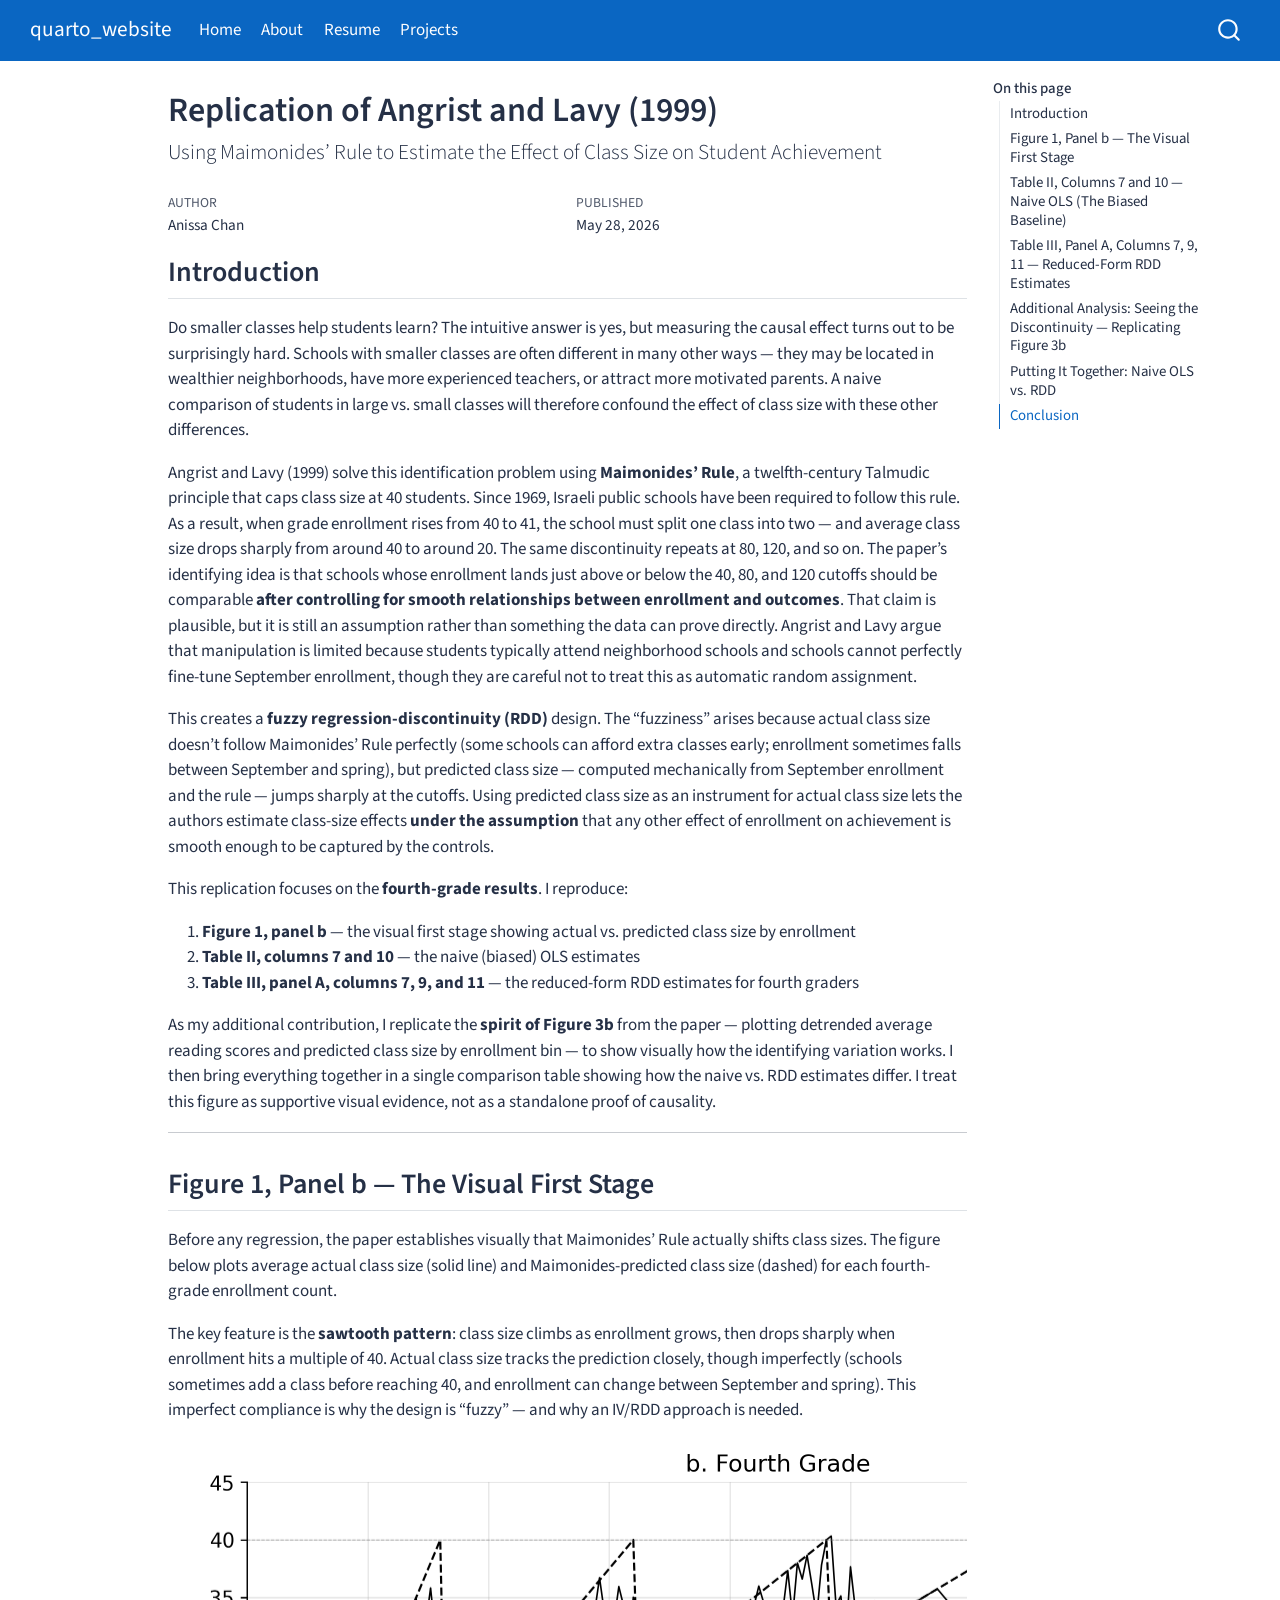
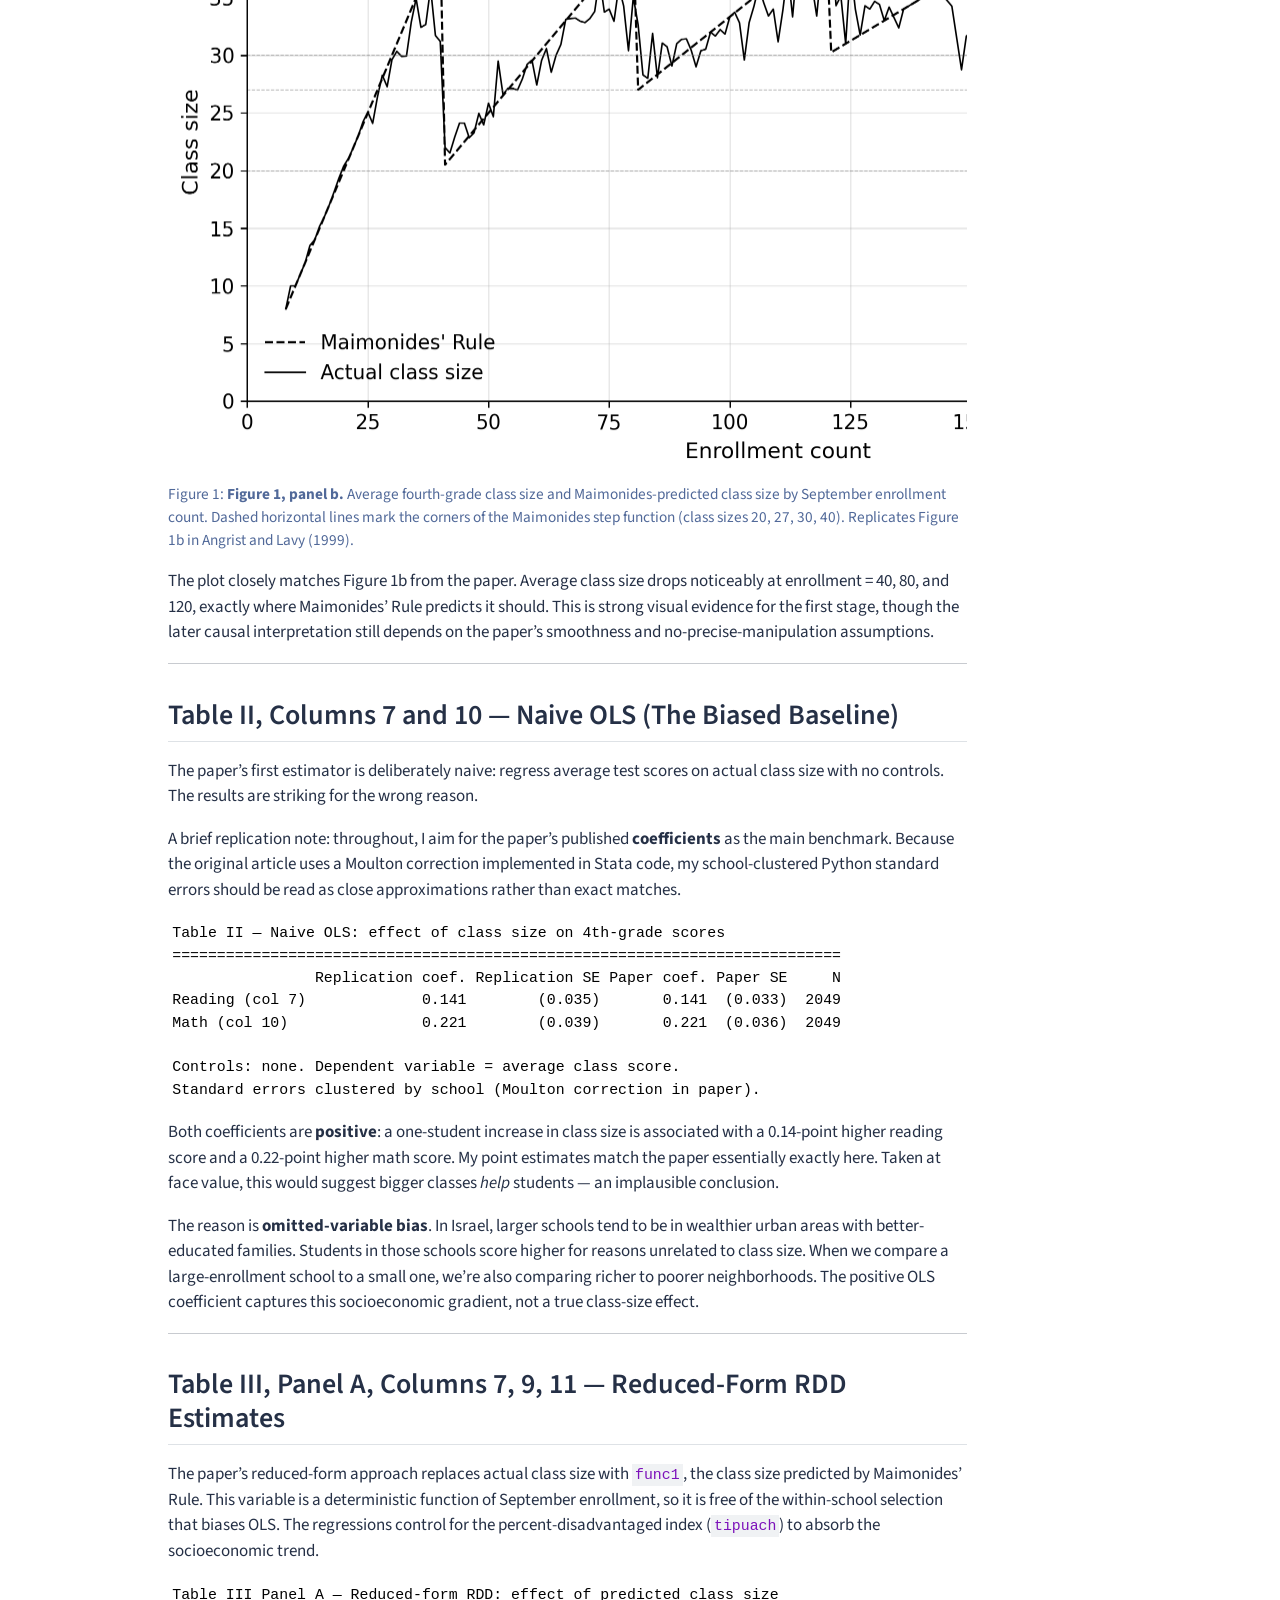
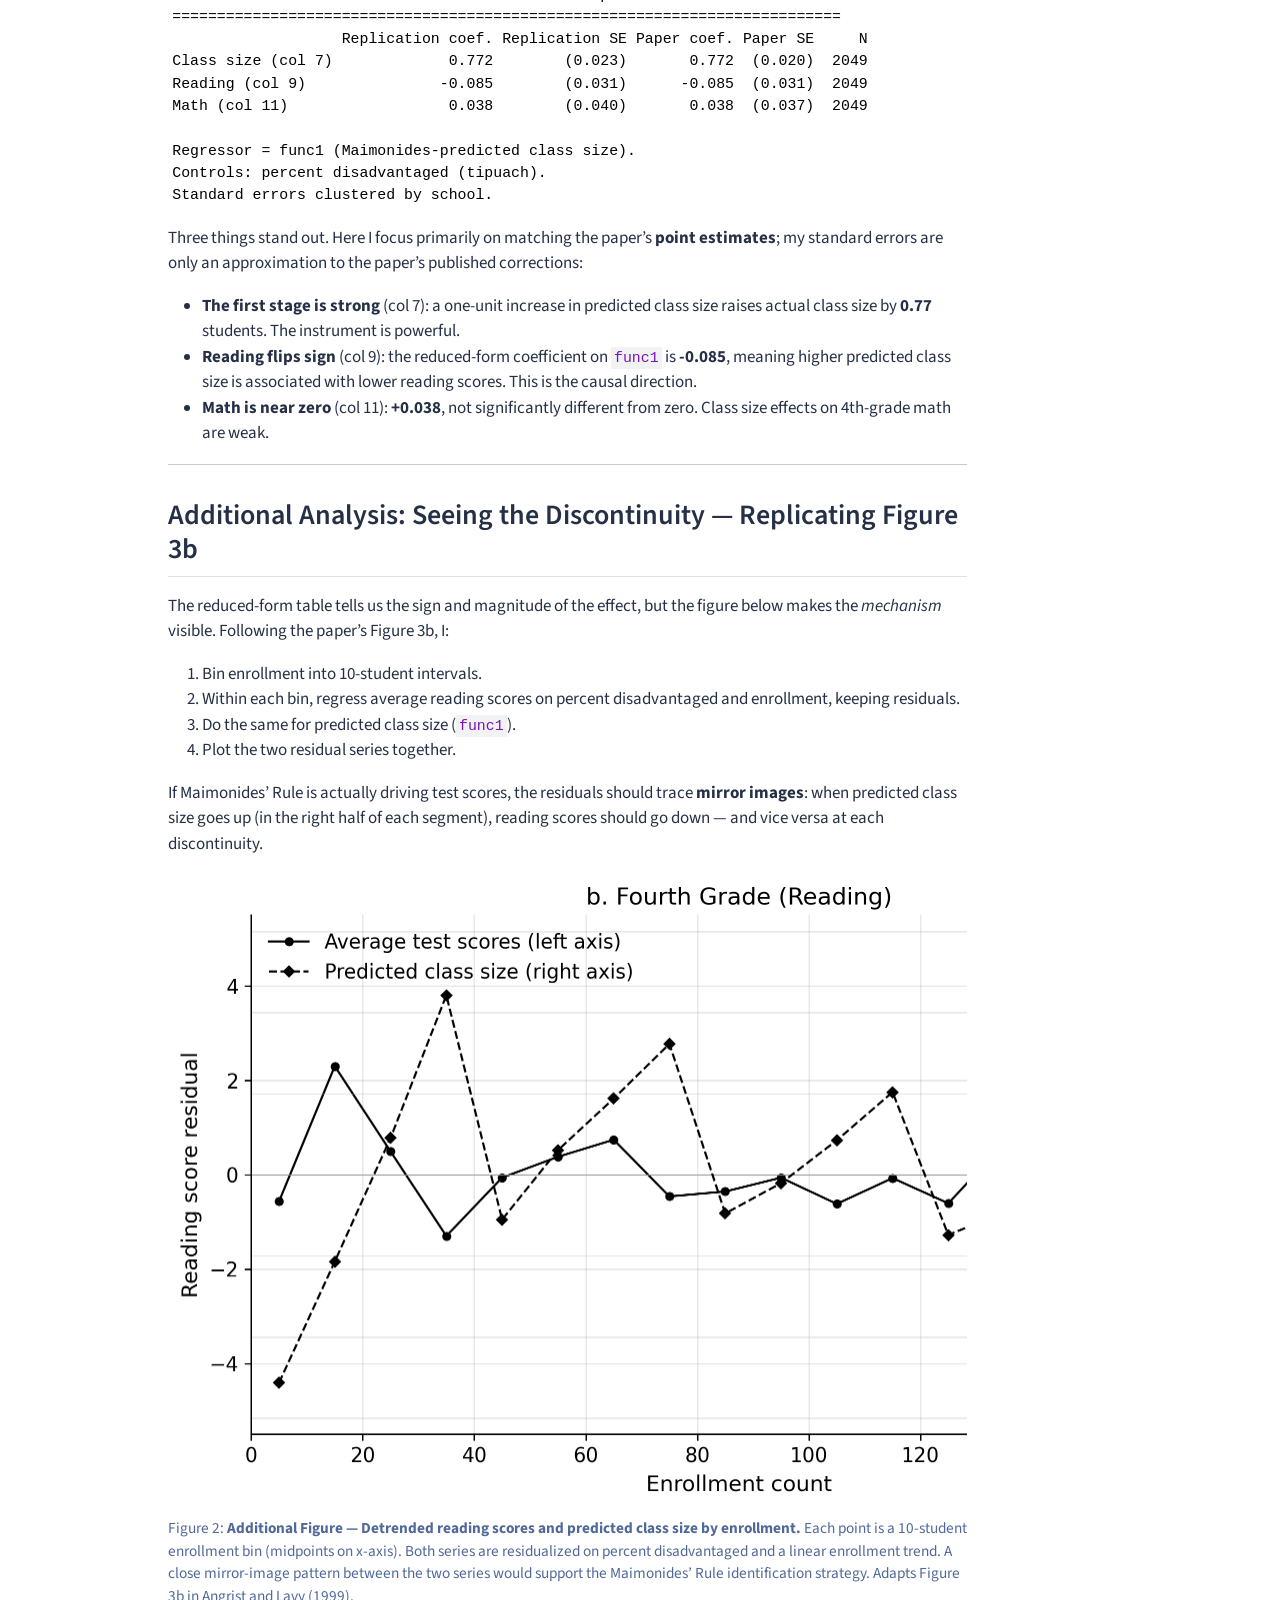
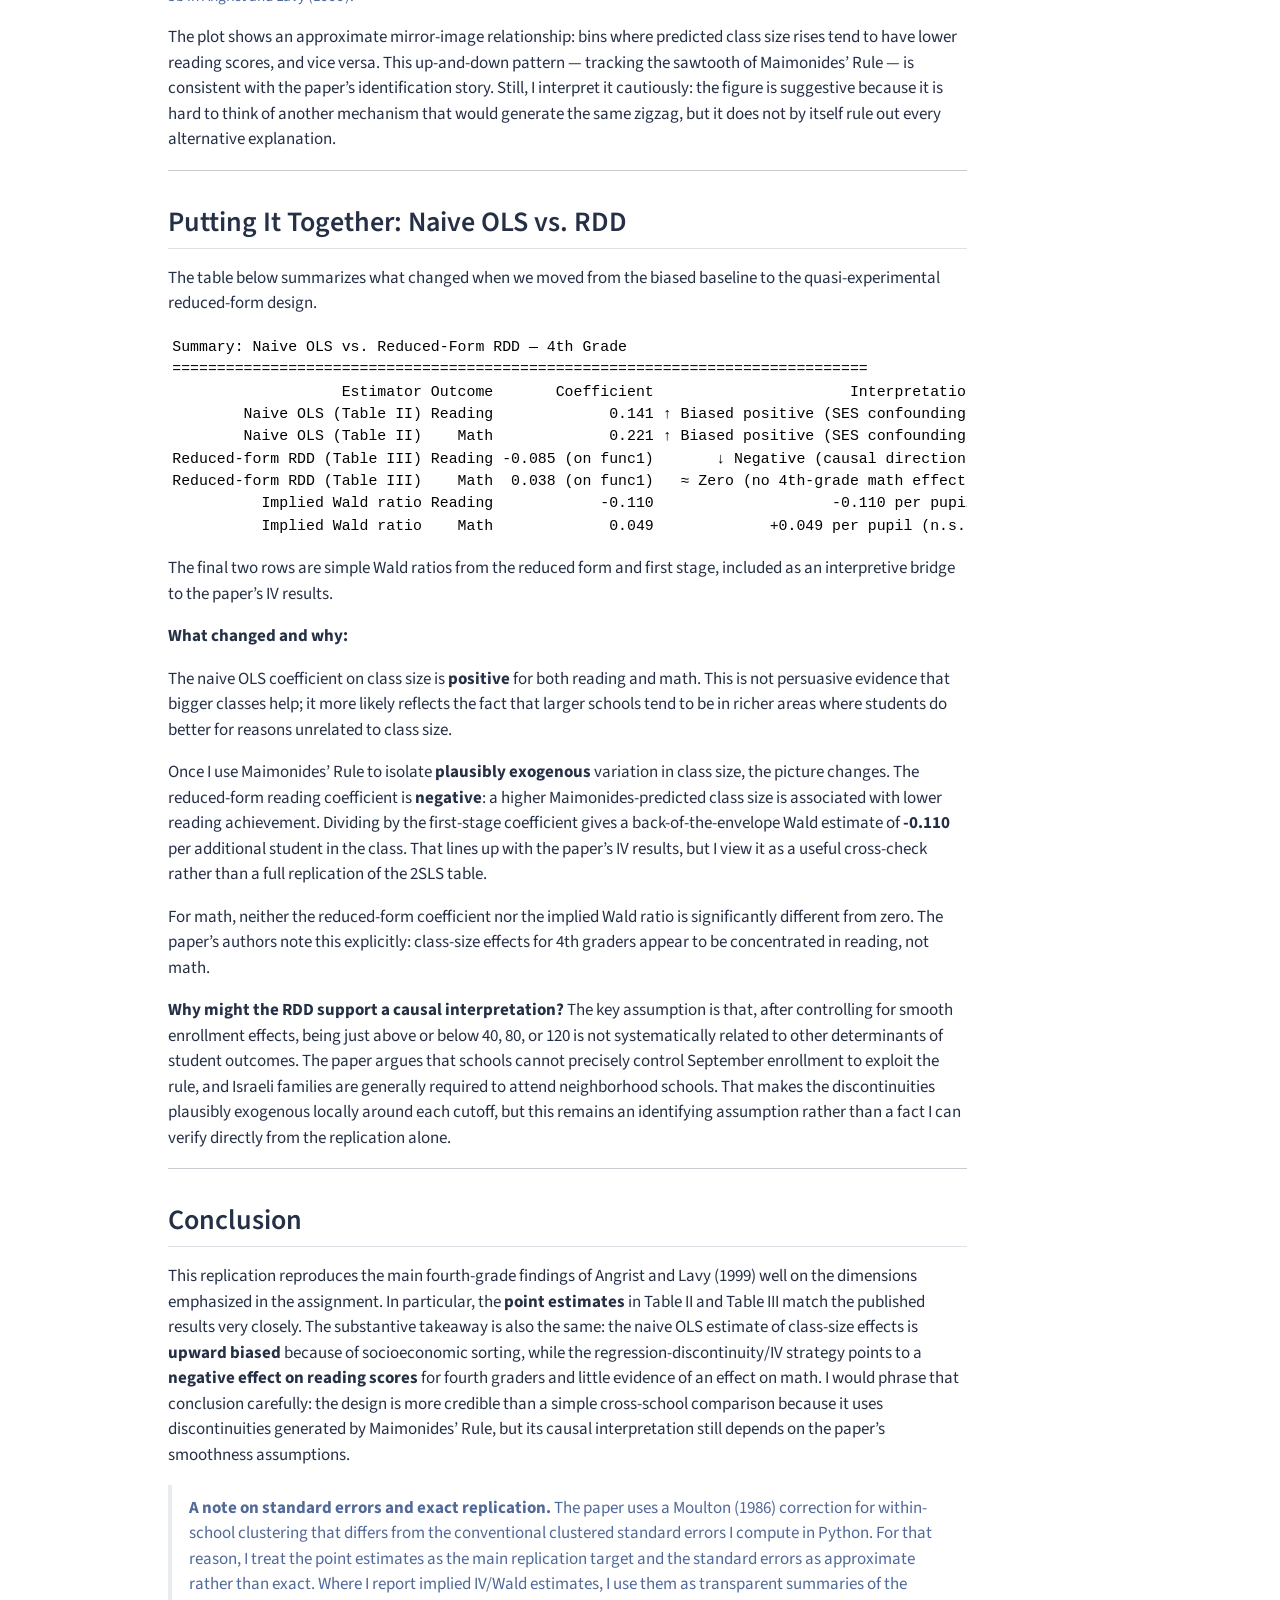
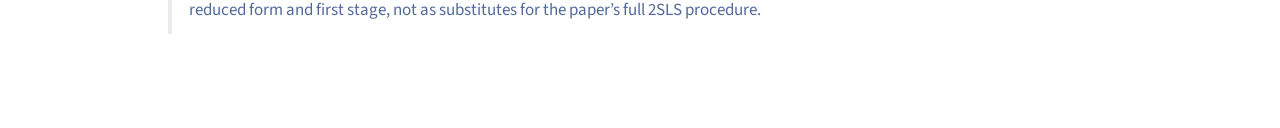
<file: docs/projects/project2/index.html>
<!DOCTYPE html>
<html xmlns="http://www.w3.org/1999/xhtml" lang="en" xml:lang="en"><head>

<meta charset="utf-8">
<meta name="generator" content="quarto-1.9.13">

<meta name="viewport" content="width=device-width, initial-scale=1.0, user-scalable=yes">

<meta name="author" content="Anissa Chan">
<meta name="dcterms.date" content="2026-05-28">

<title>Replication of Angrist and Lavy (1999) – quarto_website</title>
<style>
code{white-space: pre-wrap;}
span.smallcaps{font-variant: small-caps;}
div.columns{display: flex; gap: min(4vw, 1.5em);}
div.column{flex: auto; overflow-x: auto;}
div.hanging-indent{margin-left: 1.5em; text-indent: -1.5em;}
ul.task-list{list-style: none;}
ul.task-list li input[type="checkbox"] {
  width: 0.8em;
  margin: 0 0.8em 0.2em -1em; /* quarto-specific, see https://github.com/quarto-dev/quarto-cli/issues/4556 */ 
  vertical-align: middle;
}
</style>


<script src="../../site_libs/quarto-nav/quarto-nav.js"></script>
<script src="../../site_libs/quarto-nav/headroom.min.js"></script>
<script src="../../site_libs/clipboard/clipboard.min.js"></script>
<script src="../../site_libs/quarto-search/autocomplete.umd.js"></script>
<script src="../../site_libs/quarto-search/fuse.min.js"></script>
<script src="../../site_libs/quarto-search/quarto-search.js"></script>
<meta name="quarto:offset" content="../../">
<script src="../../site_libs/quarto-html/quarto.js" type="module"></script>
<script src="../../site_libs/quarto-html/tabsets/tabsets.js" type="module"></script>
<script src="../../site_libs/quarto-html/axe/axe-check.js" type="module"></script>
<script src="../../site_libs/quarto-html/popper.min.js"></script>
<script src="../../site_libs/quarto-html/tippy.umd.min.js"></script>
<script src="../../site_libs/quarto-html/anchor.min.js"></script>
<link href="../../site_libs/quarto-html/tippy.css" rel="stylesheet">
<link href="../../site_libs/quarto-html/quarto-syntax-highlighting-ac077c1e730dfeb5e42400639d17284e.css" rel="stylesheet" id="quarto-text-highlighting-styles">
<script src="../../site_libs/bootstrap/bootstrap.min.js"></script>
<link href="../../site_libs/bootstrap/bootstrap-icons.css" rel="stylesheet">
<link href="../../site_libs/bootstrap/bootstrap-39fc3590519fe04b9be5cf16d3cc69a0.min.css" rel="stylesheet" append-hash="true" id="quarto-bootstrap" data-mode="light">
<script id="quarto-search-options" type="application/json">{
  "location": "navbar",
  "copy-button": false,
  "collapse-after": 3,
  "panel-placement": "end",
  "type": "overlay",
  "limit": 50,
  "keyboard-shortcut": [
    "f",
    "/",
    "s"
  ],
  "show-item-context": false,
  "language": {
    "search-no-results-text": "No results",
    "search-matching-documents-text": "matching documents",
    "search-copy-link-title": "Copy link to search",
    "search-hide-matches-text": "Hide additional matches",
    "search-more-match-text": "more match in this document",
    "search-more-matches-text": "more matches in this document",
    "search-clear-button-title": "Clear",
    "search-text-placeholder": "",
    "search-detached-cancel-button-title": "Cancel",
    "search-submit-button-title": "Submit",
    "search-label": "Search"
  }
}</script>


</head>

<body class="nav-fixed quarto-light">

<div id="quarto-search-results"></div>
  <header id="quarto-header" class="headroom fixed-top">
    <nav class="navbar navbar-expand-lg " data-bs-theme="dark">
      <div class="navbar-container container-fluid">
      <div class="navbar-brand-container mx-auto">
    <a class="navbar-brand" href="../../index.html">
    <span class="navbar-title">quarto_website</span>
    </a>
  </div>
            <div id="quarto-search" class="" title="Search"></div>
          <button class="navbar-toggler" type="button" data-bs-toggle="collapse" data-bs-target="#navbarCollapse" aria-controls="navbarCollapse" role="menu" aria-expanded="false" aria-label="Toggle navigation" onclick="if (window.quartoToggleHeadroom) { window.quartoToggleHeadroom(); }">
  <span class="navbar-toggler-icon"></span>
</button>
          <div class="collapse navbar-collapse" id="navbarCollapse">
            <ul class="navbar-nav navbar-nav-scroll me-auto">
  <li class="nav-item">
    <a class="nav-link" href="../../index.html"> 
<span class="menu-text">Home</span></a>
  </li>  
  <li class="nav-item">
    <a class="nav-link" href="../../about.html"> 
<span class="menu-text">About</span></a>
  </li>  
  <li class="nav-item">
    <a class="nav-link" href="../../resume.html"> 
<span class="menu-text">Resume</span></a>
  </li>  
  <li class="nav-item">
    <a class="nav-link" href="../../projects.html"> 
<span class="menu-text">Projects</span></a>
  </li>  
</ul>
          </div> <!-- /navcollapse -->
            <div class="quarto-navbar-tools">
</div>
      </div> <!-- /container-fluid -->
    </nav>
</header>
<!-- content -->
<div id="quarto-content" class="quarto-container page-columns page-rows-contents page-layout-article page-navbar">
<!-- sidebar -->
<!-- margin-sidebar -->
    <div id="quarto-margin-sidebar" class="sidebar margin-sidebar">
        <nav id="TOC" role="doc-toc" class="toc-active">
    <h2 id="toc-title">On this page</h2>
   
  <ul>
  <li><a href="#introduction" id="toc-introduction" class="nav-link active" data-scroll-target="#introduction">Introduction</a></li>
  <li><a href="#figure-1-panel-b-the-visual-first-stage" id="toc-figure-1-panel-b-the-visual-first-stage" class="nav-link" data-scroll-target="#figure-1-panel-b-the-visual-first-stage">Figure 1, Panel b — The Visual First Stage</a></li>
  <li><a href="#table-ii-columns-7-and-10-naive-ols-the-biased-baseline" id="toc-table-ii-columns-7-and-10-naive-ols-the-biased-baseline" class="nav-link" data-scroll-target="#table-ii-columns-7-and-10-naive-ols-the-biased-baseline">Table II, Columns 7 and 10 — Naive OLS (The Biased Baseline)</a></li>
  <li><a href="#table-iii-panel-a-columns-7-9-11-reduced-form-rdd-estimates" id="toc-table-iii-panel-a-columns-7-9-11-reduced-form-rdd-estimates" class="nav-link" data-scroll-target="#table-iii-panel-a-columns-7-9-11-reduced-form-rdd-estimates">Table III, Panel A, Columns 7, 9, 11 — Reduced-Form RDD Estimates</a></li>
  <li><a href="#additional-analysis-seeing-the-discontinuity-replicating-figure-3b" id="toc-additional-analysis-seeing-the-discontinuity-replicating-figure-3b" class="nav-link" data-scroll-target="#additional-analysis-seeing-the-discontinuity-replicating-figure-3b">Additional Analysis: Seeing the Discontinuity — Replicating Figure 3b</a></li>
  <li><a href="#putting-it-together-naive-ols-vs.-rdd" id="toc-putting-it-together-naive-ols-vs.-rdd" class="nav-link" data-scroll-target="#putting-it-together-naive-ols-vs.-rdd">Putting It Together: Naive OLS vs.&nbsp;RDD</a></li>
  <li><a href="#conclusion" id="toc-conclusion" class="nav-link" data-scroll-target="#conclusion">Conclusion</a></li>
  </ul>
</nav>
    </div>
<!-- main -->
<main class="content" id="quarto-document-content">

<header id="title-block-header" class="quarto-title-block default">
<div class="quarto-title">
<h1 class="title">Replication of Angrist and Lavy (1999)</h1>
<p class="subtitle lead">Using Maimonides’ Rule to Estimate the Effect of Class Size on Student Achievement</p>
</div>



<div class="quarto-title-meta">

    <div>
    <div class="quarto-title-meta-heading">Author</div>
    <div class="quarto-title-meta-contents">
             <p>Anissa Chan </p>
          </div>
  </div>
    
    <div>
    <div class="quarto-title-meta-heading">Published</div>
    <div class="quarto-title-meta-contents">
      <p class="date">May 28, 2026</p>
    </div>
  </div>
  
    
  </div>
  


</header>


<section id="introduction" class="level2">
<h2 class="anchored" data-anchor-id="introduction">Introduction</h2>
<p>Do smaller classes help students learn? The intuitive answer is yes, but measuring the causal effect turns out to be surprisingly hard. Schools with smaller classes are often different in many other ways — they may be located in wealthier neighborhoods, have more experienced teachers, or attract more motivated parents. A naive comparison of students in large vs.&nbsp;small classes will therefore confound the effect of class size with these other differences.</p>
<p>Angrist and Lavy (1999) solve this identification problem using <strong>Maimonides’ Rule</strong>, a twelfth-century Talmudic principle that caps class size at 40 students. Since 1969, Israeli public schools have been required to follow this rule. As a result, when grade enrollment rises from 40 to 41, the school must split one class into two — and average class size drops sharply from around 40 to around 20. The same discontinuity repeats at 80, 120, and so on. The paper’s identifying idea is that schools whose enrollment lands just above or below the 40, 80, and 120 cutoffs should be comparable <strong>after controlling for smooth relationships between enrollment and outcomes</strong>. That claim is plausible, but it is still an assumption rather than something the data can prove directly. Angrist and Lavy argue that manipulation is limited because students typically attend neighborhood schools and schools cannot perfectly fine-tune September enrollment, though they are careful not to treat this as automatic random assignment.</p>
<p>This creates a <strong>fuzzy regression-discontinuity (RDD)</strong> design. The “fuzziness” arises because actual class size doesn’t follow Maimonides’ Rule perfectly (some schools can afford extra classes early; enrollment sometimes falls between September and spring), but predicted class size — computed mechanically from September enrollment and the rule — jumps sharply at the cutoffs. Using predicted class size as an instrument for actual class size lets the authors estimate class-size effects <strong>under the assumption</strong> that any other effect of enrollment on achievement is smooth enough to be captured by the controls.</p>
<p>This replication focuses on the <strong>fourth-grade results</strong>. I reproduce:</p>
<ol type="1">
<li><strong>Figure 1, panel b</strong> — the visual first stage showing actual vs.&nbsp;predicted class size by enrollment</li>
<li><strong>Table II, columns 7 and 10</strong> — the naive (biased) OLS estimates</li>
<li><strong>Table III, panel A, columns 7, 9, and 11</strong> — the reduced-form RDD estimates for fourth graders</li>
</ol>
<p>As my additional contribution, I replicate the <strong>spirit of Figure 3b</strong> from the paper — plotting detrended average reading scores and predicted class size by enrollment bin — to show visually how the identifying variation works. I then bring everything together in a single comparison table showing how the naive vs.&nbsp;RDD estimates differ. I treat this figure as supportive visual evidence, not as a standalone proof of causality.</p>
<hr>
</section>
<section id="figure-1-panel-b-the-visual-first-stage" class="level2">
<h2 class="anchored" data-anchor-id="figure-1-panel-b-the-visual-first-stage">Figure 1, Panel b — The Visual First Stage</h2>
<p>Before any regression, the paper establishes visually that Maimonides’ Rule actually shifts class sizes. The figure below plots average actual class size (solid line) and Maimonides-predicted class size (dashed) for each fourth-grade enrollment count.</p>
<p>The key feature is the <strong>sawtooth pattern</strong>: class size climbs as enrollment grows, then drops sharply when enrollment hits a multiple of 40. Actual class size tracks the prediction closely, though imperfectly (schools sometimes add a class before reaching 40, and enrollment can change between September and spring). This imperfect compliance is why the design is “fuzzy” — and why an IV/RDD approach is needed.</p>
<div id="cell-fig-1b" class="cell" data-execution_count="2">
<div class="cell-output cell-output-display">
<div id="fig-1b" class="quarto-float quarto-figure quarto-figure-center anchored">
<figure class="quarto-float quarto-float-fig figure">
<div aria-describedby="fig-1b-caption-0ceaefa1-69ba-4598-a22c-09a6ac19f8ca">
<img src="index_files/figure-html/fig-1b-output-1.png" width="1154" height="634" class="figure-img">
</div>
<figcaption class="quarto-float-caption-bottom quarto-float-caption quarto-float-fig" id="fig-1b-caption-0ceaefa1-69ba-4598-a22c-09a6ac19f8ca">
Figure&nbsp;1: <strong>Figure 1, panel b.</strong> Average fourth-grade class size and Maimonides-predicted class size by September enrollment count. Dashed horizontal lines mark the corners of the Maimonides step function (class sizes 20, 27, 30, 40). Replicates Figure 1b in Angrist and Lavy (1999).
</figcaption>
</figure>
</div>
</div>
</div>
<p>The plot closely matches Figure 1b from the paper. Average class size drops noticeably at enrollment = 40, 80, and 120, exactly where Maimonides’ Rule predicts it should. This is strong visual evidence for the first stage, though the later causal interpretation still depends on the paper’s smoothness and no-precise-manipulation assumptions.</p>
<hr>
</section>
<section id="table-ii-columns-7-and-10-naive-ols-the-biased-baseline" class="level2">
<h2 class="anchored" data-anchor-id="table-ii-columns-7-and-10-naive-ols-the-biased-baseline">Table II, Columns 7 and 10 — Naive OLS (The Biased Baseline)</h2>
<p>The paper’s first estimator is deliberately naive: regress average test scores on actual class size with no controls. The results are striking for the wrong reason.</p>
<p>A brief replication note: throughout, I aim for the paper’s published <strong>coefficients</strong> as the main benchmark. Because the original article uses a Moulton correction implemented in Stata code, my school-clustered Python standard errors should be read as close approximations rather than exact matches.</p>
<div id="table-ii" class="cell" data-execution_count="3">
<div class="cell-output cell-output-stdout">
<pre><code>Table II — Naive OLS: effect of class size on 4th-grade scores
===========================================================================
                Replication coef. Replication SE Paper coef. Paper SE     N
Reading (col 7)             0.141        (0.035)       0.141  (0.033)  2049
Math (col 10)               0.221        (0.039)       0.221  (0.036)  2049

Controls: none. Dependent variable = average class score.
Standard errors clustered by school (Moulton correction in paper).</code></pre>
</div>
</div>
<p>Both coefficients are <strong>positive</strong>: a one-student increase in class size is associated with a 0.14-point higher reading score and a 0.22-point higher math score. My point estimates match the paper essentially exactly here. Taken at face value, this would suggest bigger classes <em>help</em> students — an implausible conclusion.</p>
<p>The reason is <strong>omitted-variable bias</strong>. In Israel, larger schools tend to be in wealthier urban areas with better-educated families. Students in those schools score higher for reasons unrelated to class size. When we compare a large-enrollment school to a small one, we’re also comparing richer to poorer neighborhoods. The positive OLS coefficient captures this socioeconomic gradient, not a true class-size effect.</p>
<hr>
</section>
<section id="table-iii-panel-a-columns-7-9-11-reduced-form-rdd-estimates" class="level2">
<h2 class="anchored" data-anchor-id="table-iii-panel-a-columns-7-9-11-reduced-form-rdd-estimates">Table III, Panel A, Columns 7, 9, 11 — Reduced-Form RDD Estimates</h2>
<p>The paper’s reduced-form approach replaces actual class size with <strong><code>func1</code></strong>, the class size predicted by Maimonides’ Rule. This variable is a deterministic function of September enrollment, so it is free of the within-school selection that biases OLS. The regressions control for the percent-disadvantaged index (<code>tipuach</code>) to absorb the socioeconomic trend.</p>
<div id="table-iii" class="cell" data-execution_count="4">
<div class="cell-output cell-output-stdout">
<pre><code>Table III Panel A — Reduced-form RDD: effect of predicted class size
===========================================================================
                   Replication coef. Replication SE Paper coef. Paper SE     N
Class size (col 7)             0.772        (0.023)       0.772  (0.020)  2049
Reading (col 9)               -0.085        (0.031)      -0.085  (0.031)  2049
Math (col 11)                  0.038        (0.040)       0.038  (0.037)  2049

Regressor = func1 (Maimonides-predicted class size).
Controls: percent disadvantaged (tipuach).
Standard errors clustered by school.</code></pre>
</div>
</div>
<p>Three things stand out. Here I focus primarily on matching the paper’s <strong>point estimates</strong>; my standard errors are only an approximation to the paper’s published corrections:</p>
<ul>
<li><strong>The first stage is strong</strong> (col 7): a one-unit increase in predicted class size raises actual class size by <strong>0.77</strong> students. The instrument is powerful.</li>
<li><strong>Reading flips sign</strong> (col 9): the reduced-form coefficient on <code>func1</code> is <strong>-0.085</strong>, meaning higher predicted class size is associated with lower reading scores. This is the causal direction.</li>
<li><strong>Math is near zero</strong> (col 11): <strong>+0.038</strong>, not significantly different from zero. Class size effects on 4th-grade math are weak.</li>
</ul>
<hr>
</section>
<section id="additional-analysis-seeing-the-discontinuity-replicating-figure-3b" class="level2">
<h2 class="anchored" data-anchor-id="additional-analysis-seeing-the-discontinuity-replicating-figure-3b">Additional Analysis: Seeing the Discontinuity — Replicating Figure 3b</h2>
<p>The reduced-form table tells us the sign and magnitude of the effect, but the figure below makes the <em>mechanism</em> visible. Following the paper’s Figure 3b, I:</p>
<ol type="1">
<li>Bin enrollment into 10-student intervals.</li>
<li>Within each bin, regress average reading scores on percent disadvantaged and enrollment, keeping residuals.</li>
<li>Do the same for predicted class size (<code>func1</code>).</li>
<li>Plot the two residual series together.</li>
</ol>
<p>If Maimonides’ Rule is actually driving test scores, the residuals should trace <strong>mirror images</strong>: when predicted class size goes up (in the right half of each segment), reading scores should go down — and vice versa at each discontinuity.</p>
<div id="cell-fig-3b-detrended" class="cell" data-execution_count="5">
<div class="cell-output cell-output-display">
<div id="fig-3b-detrended" class="quarto-float quarto-figure quarto-figure-center anchored">
<figure class="quarto-float quarto-float-fig figure">
<div aria-describedby="fig-3b-detrended-caption-0ceaefa1-69ba-4598-a22c-09a6ac19f8ca">
<img src="index_files/figure-html/fig-3b-detrended-output-1.png" width="1155" height="634" class="figure-img">
</div>
<figcaption class="quarto-float-caption-bottom quarto-float-caption quarto-float-fig" id="fig-3b-detrended-caption-0ceaefa1-69ba-4598-a22c-09a6ac19f8ca">
Figure&nbsp;2: <strong>Additional Figure — Detrended reading scores and predicted class size by enrollment.</strong> Each point is a 10-student enrollment bin (midpoints on x-axis). Both series are residualized on percent disadvantaged and a linear enrollment trend. A close mirror-image pattern between the two series would support the Maimonides’ Rule identification strategy. Adapts Figure 3b in Angrist and Lavy (1999).
</figcaption>
</figure>
</div>
</div>
</div>
<p>The plot shows an approximate mirror-image relationship: bins where predicted class size rises tend to have lower reading scores, and vice versa. This up-and-down pattern — tracking the sawtooth of Maimonides’ Rule — is consistent with the paper’s identification story. Still, I interpret it cautiously: the figure is suggestive because it is hard to think of another mechanism that would generate the same zigzag, but it does not by itself rule out every alternative explanation.</p>
<hr>
</section>
<section id="putting-it-together-naive-ols-vs.-rdd" class="level2">
<h2 class="anchored" data-anchor-id="putting-it-together-naive-ols-vs.-rdd">Putting It Together: Naive OLS vs.&nbsp;RDD</h2>
<p>The table below summarizes what changed when we moved from the biased baseline to the quasi-experimental reduced-form design.</p>
<div id="comparison-table" class="cell" data-execution_count="6">
<div class="cell-output cell-output-stdout">
<pre><code>Summary: Naive OLS vs. Reduced-Form RDD — 4th Grade
==============================================================================
                   Estimator Outcome       Coefficient                      Interpretation
        Naive OLS (Table II) Reading             0.141 ↑ Biased positive (SES confounding)
        Naive OLS (Table II)    Math             0.221 ↑ Biased positive (SES confounding)
Reduced-form RDD (Table III) Reading -0.085 (on func1)       ↓ Negative (causal direction)
Reduced-form RDD (Table III)    Math  0.038 (on func1)   ≈ Zero (no 4th-grade math effect)
          Implied Wald ratio Reading            -0.110                    -0.110 per pupil
          Implied Wald ratio    Math             0.049             +0.049 per pupil (n.s.)</code></pre>
</div>
</div>
<p>The final two rows are simple Wald ratios from the reduced form and first stage, included as an interpretive bridge to the paper’s IV results.</p>
<p><strong>What changed and why:</strong></p>
<p>The naive OLS coefficient on class size is <strong>positive</strong> for both reading and math. This is not persuasive evidence that bigger classes help; it more likely reflects the fact that larger schools tend to be in richer areas where students do better for reasons unrelated to class size.</p>
<p>Once I use Maimonides’ Rule to isolate <strong>plausibly exogenous</strong> variation in class size, the picture changes. The reduced-form reading coefficient is <strong>negative</strong>: a higher Maimonides-predicted class size is associated with lower reading achievement. Dividing by the first-stage coefficient gives a back-of-the-envelope Wald estimate of <strong>-0.110</strong> per additional student in the class. That lines up with the paper’s IV results, but I view it as a useful cross-check rather than a full replication of the 2SLS table.</p>
<p>For math, neither the reduced-form coefficient nor the implied Wald ratio is significantly different from zero. The paper’s authors note this explicitly: class-size effects for 4th graders appear to be concentrated in reading, not math.</p>
<p><strong>Why might the RDD support a causal interpretation?</strong> The key assumption is that, after controlling for smooth enrollment effects, being just above or below 40, 80, or 120 is not systematically related to other determinants of student outcomes. The paper argues that schools cannot precisely control September enrollment to exploit the rule, and Israeli families are generally required to attend neighborhood schools. That makes the discontinuities plausibly exogenous locally around each cutoff, but this remains an identifying assumption rather than a fact I can verify directly from the replication alone.</p>
<hr>
</section>
<section id="conclusion" class="level2">
<h2 class="anchored" data-anchor-id="conclusion">Conclusion</h2>
<p>This replication reproduces the main fourth-grade findings of Angrist and Lavy (1999) well on the dimensions emphasized in the assignment. In particular, the <strong>point estimates</strong> in Table II and Table III match the published results very closely. The substantive takeaway is also the same: the naive OLS estimate of class-size effects is <strong>upward biased</strong> because of socioeconomic sorting, while the regression-discontinuity/IV strategy points to a <strong>negative effect on reading scores</strong> for fourth graders and little evidence of an effect on math. I would phrase that conclusion carefully: the design is more credible than a simple cross-school comparison because it uses discontinuities generated by Maimonides’ Rule, but its causal interpretation still depends on the paper’s smoothness assumptions.</p>
<blockquote class="blockquote">
<p><strong>A note on standard errors and exact replication.</strong> The paper uses a Moulton (1986) correction for within-school clustering that differs from the conventional clustered standard errors I compute in Python. For that reason, I treat the point estimates as the main replication target and the standard errors as approximate rather than exact. Where I report implied IV/Wald estimates, I use them as transparent summaries of the reduced form and first stage, not as substitutes for the paper’s full 2SLS procedure.</p>
</blockquote>


</section>

</main> <!-- /main -->
<script id="quarto-html-after-body" type="application/javascript">
  window.document.addEventListener("DOMContentLoaded", function (event) {
    const icon = "";
    const anchorJS = new window.AnchorJS();
    anchorJS.options = {
      placement: 'right',
      icon: icon
    };
    anchorJS.add('.anchored');
    const isCodeAnnotation = (el) => {
      for (const clz of el.classList) {
        if (clz.startsWith('code-annotation-')) {                     
          return true;
        }
      }
      return false;
    }
    const onCopySuccess = function(e) {
      // button target
      const button = e.trigger;
      // don't keep focus
      button.blur();
      // flash "checked"
      button.classList.add('code-copy-button-checked');
      var currentTitle = button.getAttribute("title");
      button.setAttribute("title", "Copied!");
      let tooltip;
      if (window.bootstrap) {
        button.setAttribute("data-bs-toggle", "tooltip");
        button.setAttribute("data-bs-placement", "left");
        button.setAttribute("data-bs-title", "Copied!");
        tooltip = new bootstrap.Tooltip(button, 
          { trigger: "manual", 
            customClass: "code-copy-button-tooltip",
            offset: [0, -8]});
        tooltip.show();    
      }
      setTimeout(function() {
        if (tooltip) {
          tooltip.hide();
          button.removeAttribute("data-bs-title");
          button.removeAttribute("data-bs-toggle");
          button.removeAttribute("data-bs-placement");
        }
        button.setAttribute("title", currentTitle);
        button.classList.remove('code-copy-button-checked');
      }, 1000);
      // clear code selection
      e.clearSelection();
    }
    const getTextToCopy = function(trigger) {
      const outerScaffold = trigger.parentElement.cloneNode(true);
      const codeEl = outerScaffold.querySelector('code');
      for (const childEl of codeEl.children) {
        if (isCodeAnnotation(childEl)) {
          childEl.remove();
        }
      }
      return codeEl.innerText;
    }
    const clipboard = new window.ClipboardJS('.code-copy-button:not([data-in-quarto-modal])', {
      text: getTextToCopy
    });
    clipboard.on('success', onCopySuccess);
    if (window.document.getElementById('quarto-embedded-source-code-modal')) {
      const clipboardModal = new window.ClipboardJS('.code-copy-button[data-in-quarto-modal]', {
        text: getTextToCopy,
        container: window.document.getElementById('quarto-embedded-source-code-modal')
      });
      clipboardModal.on('success', onCopySuccess);
    }
      var localhostRegex = new RegExp(/^(?:http|https):\/\/localhost\:?[0-9]*\//);
      var mailtoRegex = new RegExp(/^mailto:/);
        var filterRegex = new RegExp('/' + window.location.host + '/');
      var isInternal = (href) => {
          return filterRegex.test(href) || localhostRegex.test(href) || mailtoRegex.test(href);
      }
      // Inspect non-navigation links and adorn them if external
     var links = window.document.querySelectorAll('a[href]:not(.nav-link):not(.navbar-brand):not(.toc-action):not(.sidebar-link):not(.sidebar-item-toggle):not(.pagination-link):not(.no-external):not([aria-hidden]):not(.dropdown-item):not(.quarto-navigation-tool):not(.about-link)');
      for (var i=0; i<links.length; i++) {
        const link = links[i];
        if (!isInternal(link.href)) {
          // undo the damage that might have been done by quarto-nav.js in the case of
          // links that we want to consider external
          if (link.dataset.originalHref !== undefined) {
            link.href = link.dataset.originalHref;
          }
        }
      }
    function tippyHover(el, contentFn, onTriggerFn, onUntriggerFn) {
      const config = {
        allowHTML: true,
        maxWidth: 500,
        delay: 100,
        arrow: false,
        appendTo: function(el) {
            return el.parentElement;
        },
        interactive: true,
        interactiveBorder: 10,
        theme: 'quarto',
        placement: 'bottom-start',
      };
      if (contentFn) {
        config.content = contentFn;
      }
      if (onTriggerFn) {
        config.onTrigger = onTriggerFn;
      }
      if (onUntriggerFn) {
        config.onUntrigger = onUntriggerFn;
      }
      window.tippy(el, config); 
    }
    const noterefs = window.document.querySelectorAll('a[role="doc-noteref"]');
    for (var i=0; i<noterefs.length; i++) {
      const ref = noterefs[i];
      tippyHover(ref, function() {
        // use id or data attribute instead here
        let href = ref.getAttribute('data-footnote-href') || ref.getAttribute('href');
        try { href = new URL(href).hash; } catch {}
        const id = href.replace(/^#\/?/, "");
        const note = window.document.getElementById(id);
        if (note) {
          return note.innerHTML;
        } else {
          return "";
        }
      });
    }
    const xrefs = window.document.querySelectorAll('a.quarto-xref');
    const processXRef = (id, note) => {
      // Strip column container classes
      const stripColumnClz = (el) => {
        el.classList.remove("page-full", "page-columns");
        if (el.children) {
          for (const child of el.children) {
            stripColumnClz(child);
          }
        }
      }
      stripColumnClz(note)
      if (id === null || id.startsWith('sec-')) {
        // Special case sections, only their first couple elements
        const container = document.createElement("div");
        if (note.children && note.children.length > 2) {
          container.appendChild(note.children[0].cloneNode(true));
          for (let i = 1; i < note.children.length; i++) {
            const child = note.children[i];
            if (child.tagName === "P" && child.innerText === "") {
              continue;
            } else {
              container.appendChild(child.cloneNode(true));
              break;
            }
          }
          if (window.Quarto?.typesetMath) {
            window.Quarto.typesetMath(container);
          }
          return container.innerHTML
        } else {
          if (window.Quarto?.typesetMath) {
            window.Quarto.typesetMath(note);
          }
          return note.innerHTML;
        }
      } else {
        // Remove any anchor links if they are present
        const anchorLink = note.querySelector('a.anchorjs-link');
        if (anchorLink) {
          anchorLink.remove();
        }
        if (window.Quarto?.typesetMath) {
          window.Quarto.typesetMath(note);
        }
        if (note.classList.contains("callout")) {
          return note.outerHTML;
        } else {
          return note.innerHTML;
        }
      }
    }
    for (var i=0; i<xrefs.length; i++) {
      const xref = xrefs[i];
      tippyHover(xref, undefined, function(instance) {
        instance.disable();
        let url = xref.getAttribute('href');
        let hash = undefined; 
        if (url.startsWith('#')) {
          hash = url;
        } else {
          try { hash = new URL(url).hash; } catch {}
        }
        if (hash) {
          const id = hash.replace(/^#\/?/, "");
          const note = window.document.getElementById(id);
          if (note !== null) {
            try {
              const html = processXRef(id, note.cloneNode(true));
              instance.setContent(html);
            } finally {
              instance.enable();
              instance.show();
            }
          } else {
            // See if we can fetch this
            fetch(url.split('#')[0])
            .then(res => res.text())
            .then(html => {
              const parser = new DOMParser();
              const htmlDoc = parser.parseFromString(html, "text/html");
              const note = htmlDoc.getElementById(id);
              if (note !== null) {
                const html = processXRef(id, note);
                instance.setContent(html);
              } 
            }).finally(() => {
              instance.enable();
              instance.show();
            });
          }
        } else {
          // See if we can fetch a full url (with no hash to target)
          // This is a special case and we should probably do some content thinning / targeting
          fetch(url)
          .then(res => res.text())
          .then(html => {
            const parser = new DOMParser();
            const htmlDoc = parser.parseFromString(html, "text/html");
            const note = htmlDoc.querySelector('main.content');
            if (note !== null) {
              // This should only happen for chapter cross references
              // (since there is no id in the URL)
              // remove the first header
              if (note.children.length > 0 && note.children[0].tagName === "HEADER") {
                note.children[0].remove();
              }
              const html = processXRef(null, note);
              instance.setContent(html);
            } 
          }).finally(() => {
            instance.enable();
            instance.show();
          });
        }
      }, function(instance) {
      });
    }
        let selectedAnnoteEl;
        const selectorForAnnotation = ( cell, annotation) => {
          let cellAttr = 'data-code-cell="' + cell + '"';
          let lineAttr = 'data-code-annotation="' +  annotation + '"';
          const selector = 'span[' + cellAttr + '][' + lineAttr + ']';
          return selector;
        }
        const selectCodeLines = (annoteEl) => {
          const doc = window.document;
          const targetCell = annoteEl.getAttribute("data-target-cell");
          const targetAnnotation = annoteEl.getAttribute("data-target-annotation");
          const annoteSpan = window.document.querySelector(selectorForAnnotation(targetCell, targetAnnotation));
          const lines = annoteSpan.getAttribute("data-code-lines").split(",");
          const lineIds = lines.map((line) => {
            return targetCell + "-" + line;
          })
          let top = null;
          let height = null;
          let parent = null;
          if (lineIds.length > 0) {
              //compute the position of the single el (top and bottom and make a div)
              const el = window.document.getElementById(lineIds[0]);
              top = el.offsetTop;
              height = el.offsetHeight;
              parent = el.parentElement.parentElement;
            if (lineIds.length > 1) {
              const lastEl = window.document.getElementById(lineIds[lineIds.length - 1]);
              const bottom = lastEl.offsetTop + lastEl.offsetHeight;
              height = bottom - top;
            }
            if (top !== null && height !== null && parent !== null) {
              // cook up a div (if necessary) and position it 
              let div = window.document.getElementById("code-annotation-line-highlight");
              if (div === null) {
                div = window.document.createElement("div");
                div.setAttribute("id", "code-annotation-line-highlight");
                div.style.position = 'absolute';
                parent.appendChild(div);
              }
              div.style.top = top - 2 + "px";
              div.style.height = height + 4 + "px";
              div.style.left = 0;
              let gutterDiv = window.document.getElementById("code-annotation-line-highlight-gutter");
              if (gutterDiv === null) {
                gutterDiv = window.document.createElement("div");
                gutterDiv.setAttribute("id", "code-annotation-line-highlight-gutter");
                gutterDiv.style.position = 'absolute';
                const codeCell = window.document.getElementById(targetCell);
                const gutter = codeCell.querySelector('.code-annotation-gutter');
                gutter.appendChild(gutterDiv);
              }
              gutterDiv.style.top = top - 2 + "px";
              gutterDiv.style.height = height + 4 + "px";
            }
            selectedAnnoteEl = annoteEl;
          }
        };
        const unselectCodeLines = () => {
          const elementsIds = ["code-annotation-line-highlight", "code-annotation-line-highlight-gutter"];
          elementsIds.forEach((elId) => {
            const div = window.document.getElementById(elId);
            if (div) {
              div.remove();
            }
          });
          selectedAnnoteEl = undefined;
        };
          // Handle positioning of the toggle
      window.addEventListener(
        "resize",
        throttle(() => {
          elRect = undefined;
          if (selectedAnnoteEl) {
            selectCodeLines(selectedAnnoteEl);
          }
        }, 10)
      );
      function throttle(fn, ms) {
      let throttle = false;
      let timer;
        return (...args) => {
          if(!throttle) { // first call gets through
              fn.apply(this, args);
              throttle = true;
          } else { // all the others get throttled
              if(timer) clearTimeout(timer); // cancel #2
              timer = setTimeout(() => {
                fn.apply(this, args);
                timer = throttle = false;
              }, ms);
          }
        };
      }
        // Attach click handler to the DT
        const annoteDls = window.document.querySelectorAll('dt[data-target-cell]');
        for (const annoteDlNode of annoteDls) {
          annoteDlNode.addEventListener('click', (event) => {
            const clickedEl = event.target;
            if (clickedEl !== selectedAnnoteEl) {
              unselectCodeLines();
              const activeEl = window.document.querySelector('dt[data-target-cell].code-annotation-active');
              if (activeEl) {
                activeEl.classList.remove('code-annotation-active');
              }
              selectCodeLines(clickedEl);
              clickedEl.classList.add('code-annotation-active');
            } else {
              // Unselect the line
              unselectCodeLines();
              clickedEl.classList.remove('code-annotation-active');
            }
          });
        }
    const findCites = (el) => {
      const parentEl = el.parentElement;
      if (parentEl) {
        const cites = parentEl.dataset.cites;
        if (cites) {
          return {
            el,
            cites: cites.split(' ')
          };
        } else {
          return findCites(el.parentElement)
        }
      } else {
        return undefined;
      }
    };
    var bibliorefs = window.document.querySelectorAll('a[role="doc-biblioref"]');
    for (var i=0; i<bibliorefs.length; i++) {
      const ref = bibliorefs[i];
      const citeInfo = findCites(ref);
      if (citeInfo) {
        tippyHover(citeInfo.el, function() {
          var popup = window.document.createElement('div');
          citeInfo.cites.forEach(function(cite) {
            var citeDiv = window.document.createElement('div');
            citeDiv.classList.add('hanging-indent');
            citeDiv.classList.add('csl-entry');
            var biblioDiv = window.document.getElementById('ref-' + cite);
            if (biblioDiv) {
              citeDiv.innerHTML = biblioDiv.innerHTML;
            }
            popup.appendChild(citeDiv);
          });
          return popup.innerHTML;
        });
      }
    }
  });
  </script>
</div> <!-- /content -->




</body></html>
</file>
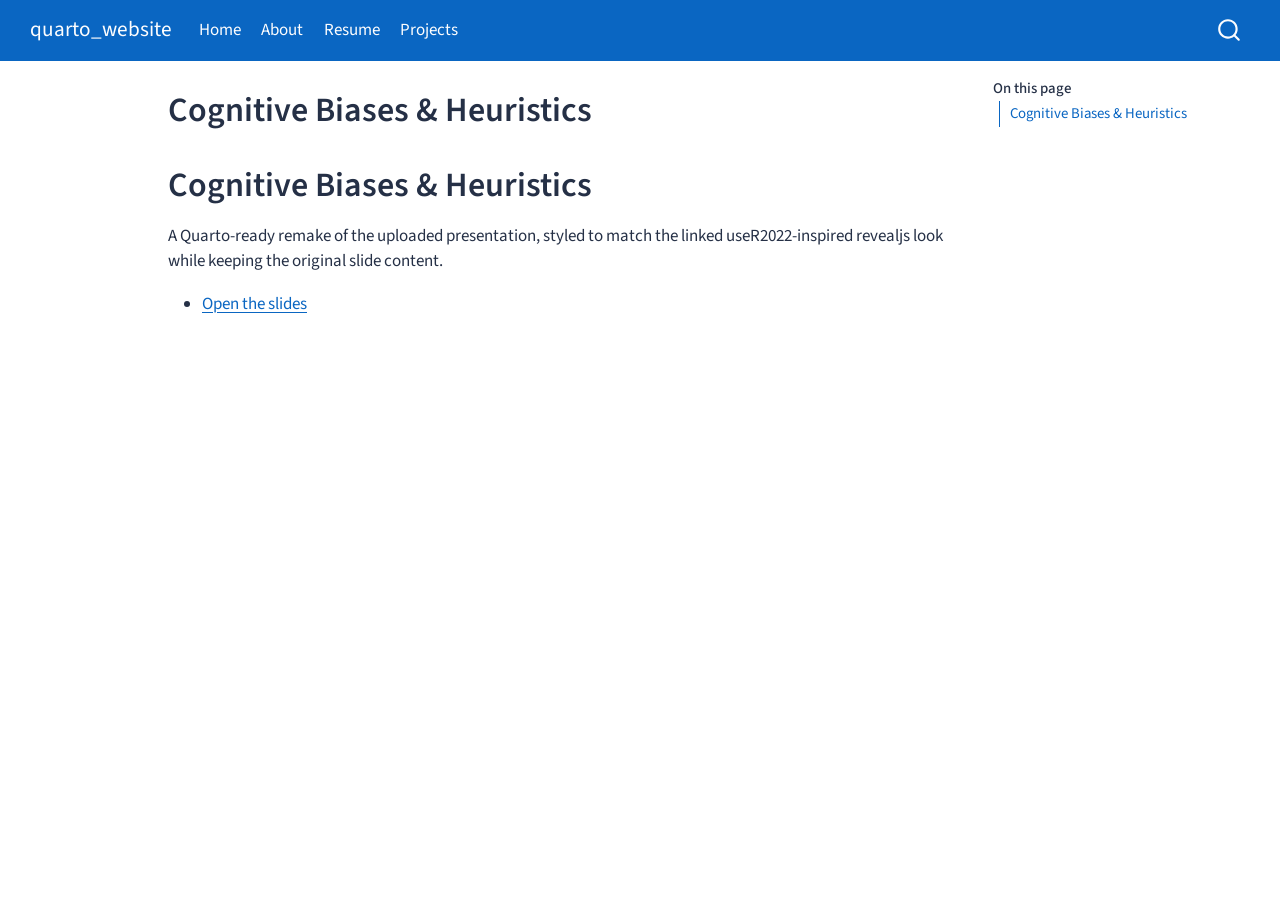
<file: docs/projects/project3/index.html>
<!DOCTYPE html>
<html xmlns="http://www.w3.org/1999/xhtml" lang="en" xml:lang="en"><head>

<meta charset="utf-8">
<meta name="generator" content="quarto-1.9.13">

<meta name="viewport" content="width=device-width, initial-scale=1.0, user-scalable=yes">


<title>Cognitive Biases &amp; Heuristics – quarto_website</title>
<style>
code{white-space: pre-wrap;}
span.smallcaps{font-variant: small-caps;}
div.columns{display: flex; gap: min(4vw, 1.5em);}
div.column{flex: auto; overflow-x: auto;}
div.hanging-indent{margin-left: 1.5em; text-indent: -1.5em;}
ul.task-list{list-style: none;}
ul.task-list li input[type="checkbox"] {
  width: 0.8em;
  margin: 0 0.8em 0.2em -1em; /* quarto-specific, see https://github.com/quarto-dev/quarto-cli/issues/4556 */ 
  vertical-align: middle;
}
</style>


<script src="../../site_libs/quarto-nav/quarto-nav.js"></script>
<script src="../../site_libs/quarto-nav/headroom.min.js"></script>
<script src="../../site_libs/clipboard/clipboard.min.js"></script>
<script src="../../site_libs/quarto-search/autocomplete.umd.js"></script>
<script src="../../site_libs/quarto-search/fuse.min.js"></script>
<script src="../../site_libs/quarto-search/quarto-search.js"></script>
<meta name="quarto:offset" content="../../">
<script src="../../site_libs/quarto-html/quarto.js" type="module"></script>
<script src="../../site_libs/quarto-html/tabsets/tabsets.js" type="module"></script>
<script src="../../site_libs/quarto-html/axe/axe-check.js" type="module"></script>
<script src="../../site_libs/quarto-html/popper.min.js"></script>
<script src="../../site_libs/quarto-html/tippy.umd.min.js"></script>
<script src="../../site_libs/quarto-html/anchor.min.js"></script>
<link href="../../site_libs/quarto-html/tippy.css" rel="stylesheet">
<link href="../../site_libs/quarto-html/quarto-syntax-highlighting-ac077c1e730dfeb5e42400639d17284e.css" rel="stylesheet" id="quarto-text-highlighting-styles">
<script src="../../site_libs/bootstrap/bootstrap.min.js"></script>
<link href="../../site_libs/bootstrap/bootstrap-icons.css" rel="stylesheet">
<link href="../../site_libs/bootstrap/bootstrap-39fc3590519fe04b9be5cf16d3cc69a0.min.css" rel="stylesheet" append-hash="true" id="quarto-bootstrap" data-mode="light">
<script id="quarto-search-options" type="application/json">{
  "location": "navbar",
  "copy-button": false,
  "collapse-after": 3,
  "panel-placement": "end",
  "type": "overlay",
  "limit": 50,
  "keyboard-shortcut": [
    "f",
    "/",
    "s"
  ],
  "show-item-context": false,
  "language": {
    "search-no-results-text": "No results",
    "search-matching-documents-text": "matching documents",
    "search-copy-link-title": "Copy link to search",
    "search-hide-matches-text": "Hide additional matches",
    "search-more-match-text": "more match in this document",
    "search-more-matches-text": "more matches in this document",
    "search-clear-button-title": "Clear",
    "search-text-placeholder": "",
    "search-detached-cancel-button-title": "Cancel",
    "search-submit-button-title": "Submit",
    "search-label": "Search"
  }
}</script>


<link rel="stylesheet" href="styles.css">
</head>

<body class="nav-fixed quarto-light">

<div id="quarto-search-results"></div>
  <header id="quarto-header" class="headroom fixed-top">
    <nav class="navbar navbar-expand-lg " data-bs-theme="dark">
      <div class="navbar-container container-fluid">
      <div class="navbar-brand-container mx-auto">
    <a class="navbar-brand" href="../../index.html">
    <span class="navbar-title">quarto_website</span>
    </a>
  </div>
            <div id="quarto-search" class="" title="Search"></div>
          <button class="navbar-toggler" type="button" data-bs-toggle="collapse" data-bs-target="#navbarCollapse" aria-controls="navbarCollapse" role="menu" aria-expanded="false" aria-label="Toggle navigation" onclick="if (window.quartoToggleHeadroom) { window.quartoToggleHeadroom(); }">
  <span class="navbar-toggler-icon"></span>
</button>
          <div class="collapse navbar-collapse" id="navbarCollapse">
            <ul class="navbar-nav navbar-nav-scroll me-auto">
  <li class="nav-item">
    <a class="nav-link" href="../../index.html"> 
<span class="menu-text">Home</span></a>
  </li>  
  <li class="nav-item">
    <a class="nav-link" href="../../about.html"> 
<span class="menu-text">About</span></a>
  </li>  
  <li class="nav-item">
    <a class="nav-link" href="../../resume.html"> 
<span class="menu-text">Resume</span></a>
  </li>  
  <li class="nav-item">
    <a class="nav-link" href="../../projects.html"> 
<span class="menu-text">Projects</span></a>
  </li>  
</ul>
          </div> <!-- /navcollapse -->
            <div class="quarto-navbar-tools">
</div>
      </div> <!-- /container-fluid -->
    </nav>
</header>
<!-- content -->
<div id="quarto-content" class="quarto-container page-columns page-rows-contents page-layout-article page-navbar">
<!-- sidebar -->
<!-- margin-sidebar -->
    <div id="quarto-margin-sidebar" class="sidebar margin-sidebar">
        <nav id="TOC" role="doc-toc" class="toc-active">
    <h2 id="toc-title">On this page</h2>
   
  <ul>
  <li><a href="#cognitive-biases-heuristics" id="toc-cognitive-biases-heuristics" class="nav-link active" data-scroll-target="#cognitive-biases-heuristics">Cognitive Biases &amp; Heuristics</a></li>
  </ul>
</nav>
    </div>
<!-- main -->
<main class="content" id="quarto-document-content">

<header id="title-block-header" class="quarto-title-block default">
<div class="quarto-title">
<h1 class="title">Cognitive Biases &amp; Heuristics</h1>
</div>



<div class="quarto-title-meta">

    
  
    
  </div>
  


</header>


<section id="cognitive-biases-heuristics" class="level1">
<h1>Cognitive Biases &amp; Heuristics</h1>
<p>A Quarto-ready remake of the uploaded presentation, styled to match the linked useR2022-inspired revealjs look while keeping the original slide content.</p>
<ul>
<li><a href="slides.html">Open the slides</a></li>
</ul>


</section>

</main> <!-- /main -->
<script id="quarto-html-after-body" type="application/javascript">
  window.document.addEventListener("DOMContentLoaded", function (event) {
    const icon = "";
    const anchorJS = new window.AnchorJS();
    anchorJS.options = {
      placement: 'right',
      icon: icon
    };
    anchorJS.add('.anchored');
    const isCodeAnnotation = (el) => {
      for (const clz of el.classList) {
        if (clz.startsWith('code-annotation-')) {                     
          return true;
        }
      }
      return false;
    }
    const onCopySuccess = function(e) {
      // button target
      const button = e.trigger;
      // don't keep focus
      button.blur();
      // flash "checked"
      button.classList.add('code-copy-button-checked');
      var currentTitle = button.getAttribute("title");
      button.setAttribute("title", "Copied!");
      let tooltip;
      if (window.bootstrap) {
        button.setAttribute("data-bs-toggle", "tooltip");
        button.setAttribute("data-bs-placement", "left");
        button.setAttribute("data-bs-title", "Copied!");
        tooltip = new bootstrap.Tooltip(button, 
          { trigger: "manual", 
            customClass: "code-copy-button-tooltip",
            offset: [0, -8]});
        tooltip.show();    
      }
      setTimeout(function() {
        if (tooltip) {
          tooltip.hide();
          button.removeAttribute("data-bs-title");
          button.removeAttribute("data-bs-toggle");
          button.removeAttribute("data-bs-placement");
        }
        button.setAttribute("title", currentTitle);
        button.classList.remove('code-copy-button-checked');
      }, 1000);
      // clear code selection
      e.clearSelection();
    }
    const getTextToCopy = function(trigger) {
      const outerScaffold = trigger.parentElement.cloneNode(true);
      const codeEl = outerScaffold.querySelector('code');
      for (const childEl of codeEl.children) {
        if (isCodeAnnotation(childEl)) {
          childEl.remove();
        }
      }
      return codeEl.innerText;
    }
    const clipboard = new window.ClipboardJS('.code-copy-button:not([data-in-quarto-modal])', {
      text: getTextToCopy
    });
    clipboard.on('success', onCopySuccess);
    if (window.document.getElementById('quarto-embedded-source-code-modal')) {
      const clipboardModal = new window.ClipboardJS('.code-copy-button[data-in-quarto-modal]', {
        text: getTextToCopy,
        container: window.document.getElementById('quarto-embedded-source-code-modal')
      });
      clipboardModal.on('success', onCopySuccess);
    }
      var localhostRegex = new RegExp(/^(?:http|https):\/\/localhost\:?[0-9]*\//);
      var mailtoRegex = new RegExp(/^mailto:/);
        var filterRegex = new RegExp('/' + window.location.host + '/');
      var isInternal = (href) => {
          return filterRegex.test(href) || localhostRegex.test(href) || mailtoRegex.test(href);
      }
      // Inspect non-navigation links and adorn them if external
     var links = window.document.querySelectorAll('a[href]:not(.nav-link):not(.navbar-brand):not(.toc-action):not(.sidebar-link):not(.sidebar-item-toggle):not(.pagination-link):not(.no-external):not([aria-hidden]):not(.dropdown-item):not(.quarto-navigation-tool):not(.about-link)');
      for (var i=0; i<links.length; i++) {
        const link = links[i];
        if (!isInternal(link.href)) {
          // undo the damage that might have been done by quarto-nav.js in the case of
          // links that we want to consider external
          if (link.dataset.originalHref !== undefined) {
            link.href = link.dataset.originalHref;
          }
        }
      }
    function tippyHover(el, contentFn, onTriggerFn, onUntriggerFn) {
      const config = {
        allowHTML: true,
        maxWidth: 500,
        delay: 100,
        arrow: false,
        appendTo: function(el) {
            return el.parentElement;
        },
        interactive: true,
        interactiveBorder: 10,
        theme: 'quarto',
        placement: 'bottom-start',
      };
      if (contentFn) {
        config.content = contentFn;
      }
      if (onTriggerFn) {
        config.onTrigger = onTriggerFn;
      }
      if (onUntriggerFn) {
        config.onUntrigger = onUntriggerFn;
      }
      window.tippy(el, config); 
    }
    const noterefs = window.document.querySelectorAll('a[role="doc-noteref"]');
    for (var i=0; i<noterefs.length; i++) {
      const ref = noterefs[i];
      tippyHover(ref, function() {
        // use id or data attribute instead here
        let href = ref.getAttribute('data-footnote-href') || ref.getAttribute('href');
        try { href = new URL(href).hash; } catch {}
        const id = href.replace(/^#\/?/, "");
        const note = window.document.getElementById(id);
        if (note) {
          return note.innerHTML;
        } else {
          return "";
        }
      });
    }
    const xrefs = window.document.querySelectorAll('a.quarto-xref');
    const processXRef = (id, note) => {
      // Strip column container classes
      const stripColumnClz = (el) => {
        el.classList.remove("page-full", "page-columns");
        if (el.children) {
          for (const child of el.children) {
            stripColumnClz(child);
          }
        }
      }
      stripColumnClz(note)
      if (id === null || id.startsWith('sec-')) {
        // Special case sections, only their first couple elements
        const container = document.createElement("div");
        if (note.children && note.children.length > 2) {
          container.appendChild(note.children[0].cloneNode(true));
          for (let i = 1; i < note.children.length; i++) {
            const child = note.children[i];
            if (child.tagName === "P" && child.innerText === "") {
              continue;
            } else {
              container.appendChild(child.cloneNode(true));
              break;
            }
          }
          if (window.Quarto?.typesetMath) {
            window.Quarto.typesetMath(container);
          }
          return container.innerHTML
        } else {
          if (window.Quarto?.typesetMath) {
            window.Quarto.typesetMath(note);
          }
          return note.innerHTML;
        }
      } else {
        // Remove any anchor links if they are present
        const anchorLink = note.querySelector('a.anchorjs-link');
        if (anchorLink) {
          anchorLink.remove();
        }
        if (window.Quarto?.typesetMath) {
          window.Quarto.typesetMath(note);
        }
        if (note.classList.contains("callout")) {
          return note.outerHTML;
        } else {
          return note.innerHTML;
        }
      }
    }
    for (var i=0; i<xrefs.length; i++) {
      const xref = xrefs[i];
      tippyHover(xref, undefined, function(instance) {
        instance.disable();
        let url = xref.getAttribute('href');
        let hash = undefined; 
        if (url.startsWith('#')) {
          hash = url;
        } else {
          try { hash = new URL(url).hash; } catch {}
        }
        if (hash) {
          const id = hash.replace(/^#\/?/, "");
          const note = window.document.getElementById(id);
          if (note !== null) {
            try {
              const html = processXRef(id, note.cloneNode(true));
              instance.setContent(html);
            } finally {
              instance.enable();
              instance.show();
            }
          } else {
            // See if we can fetch this
            fetch(url.split('#')[0])
            .then(res => res.text())
            .then(html => {
              const parser = new DOMParser();
              const htmlDoc = parser.parseFromString(html, "text/html");
              const note = htmlDoc.getElementById(id);
              if (note !== null) {
                const html = processXRef(id, note);
                instance.setContent(html);
              } 
            }).finally(() => {
              instance.enable();
              instance.show();
            });
          }
        } else {
          // See if we can fetch a full url (with no hash to target)
          // This is a special case and we should probably do some content thinning / targeting
          fetch(url)
          .then(res => res.text())
          .then(html => {
            const parser = new DOMParser();
            const htmlDoc = parser.parseFromString(html, "text/html");
            const note = htmlDoc.querySelector('main.content');
            if (note !== null) {
              // This should only happen for chapter cross references
              // (since there is no id in the URL)
              // remove the first header
              if (note.children.length > 0 && note.children[0].tagName === "HEADER") {
                note.children[0].remove();
              }
              const html = processXRef(null, note);
              instance.setContent(html);
            } 
          }).finally(() => {
            instance.enable();
            instance.show();
          });
        }
      }, function(instance) {
      });
    }
        let selectedAnnoteEl;
        const selectorForAnnotation = ( cell, annotation) => {
          let cellAttr = 'data-code-cell="' + cell + '"';
          let lineAttr = 'data-code-annotation="' +  annotation + '"';
          const selector = 'span[' + cellAttr + '][' + lineAttr + ']';
          return selector;
        }
        const selectCodeLines = (annoteEl) => {
          const doc = window.document;
          const targetCell = annoteEl.getAttribute("data-target-cell");
          const targetAnnotation = annoteEl.getAttribute("data-target-annotation");
          const annoteSpan = window.document.querySelector(selectorForAnnotation(targetCell, targetAnnotation));
          const lines = annoteSpan.getAttribute("data-code-lines").split(",");
          const lineIds = lines.map((line) => {
            return targetCell + "-" + line;
          })
          let top = null;
          let height = null;
          let parent = null;
          if (lineIds.length > 0) {
              //compute the position of the single el (top and bottom and make a div)
              const el = window.document.getElementById(lineIds[0]);
              top = el.offsetTop;
              height = el.offsetHeight;
              parent = el.parentElement.parentElement;
            if (lineIds.length > 1) {
              const lastEl = window.document.getElementById(lineIds[lineIds.length - 1]);
              const bottom = lastEl.offsetTop + lastEl.offsetHeight;
              height = bottom - top;
            }
            if (top !== null && height !== null && parent !== null) {
              // cook up a div (if necessary) and position it 
              let div = window.document.getElementById("code-annotation-line-highlight");
              if (div === null) {
                div = window.document.createElement("div");
                div.setAttribute("id", "code-annotation-line-highlight");
                div.style.position = 'absolute';
                parent.appendChild(div);
              }
              div.style.top = top - 2 + "px";
              div.style.height = height + 4 + "px";
              div.style.left = 0;
              let gutterDiv = window.document.getElementById("code-annotation-line-highlight-gutter");
              if (gutterDiv === null) {
                gutterDiv = window.document.createElement("div");
                gutterDiv.setAttribute("id", "code-annotation-line-highlight-gutter");
                gutterDiv.style.position = 'absolute';
                const codeCell = window.document.getElementById(targetCell);
                const gutter = codeCell.querySelector('.code-annotation-gutter');
                gutter.appendChild(gutterDiv);
              }
              gutterDiv.style.top = top - 2 + "px";
              gutterDiv.style.height = height + 4 + "px";
            }
            selectedAnnoteEl = annoteEl;
          }
        };
        const unselectCodeLines = () => {
          const elementsIds = ["code-annotation-line-highlight", "code-annotation-line-highlight-gutter"];
          elementsIds.forEach((elId) => {
            const div = window.document.getElementById(elId);
            if (div) {
              div.remove();
            }
          });
          selectedAnnoteEl = undefined;
        };
          // Handle positioning of the toggle
      window.addEventListener(
        "resize",
        throttle(() => {
          elRect = undefined;
          if (selectedAnnoteEl) {
            selectCodeLines(selectedAnnoteEl);
          }
        }, 10)
      );
      function throttle(fn, ms) {
      let throttle = false;
      let timer;
        return (...args) => {
          if(!throttle) { // first call gets through
              fn.apply(this, args);
              throttle = true;
          } else { // all the others get throttled
              if(timer) clearTimeout(timer); // cancel #2
              timer = setTimeout(() => {
                fn.apply(this, args);
                timer = throttle = false;
              }, ms);
          }
        };
      }
        // Attach click handler to the DT
        const annoteDls = window.document.querySelectorAll('dt[data-target-cell]');
        for (const annoteDlNode of annoteDls) {
          annoteDlNode.addEventListener('click', (event) => {
            const clickedEl = event.target;
            if (clickedEl !== selectedAnnoteEl) {
              unselectCodeLines();
              const activeEl = window.document.querySelector('dt[data-target-cell].code-annotation-active');
              if (activeEl) {
                activeEl.classList.remove('code-annotation-active');
              }
              selectCodeLines(clickedEl);
              clickedEl.classList.add('code-annotation-active');
            } else {
              // Unselect the line
              unselectCodeLines();
              clickedEl.classList.remove('code-annotation-active');
            }
          });
        }
    const findCites = (el) => {
      const parentEl = el.parentElement;
      if (parentEl) {
        const cites = parentEl.dataset.cites;
        if (cites) {
          return {
            el,
            cites: cites.split(' ')
          };
        } else {
          return findCites(el.parentElement)
        }
      } else {
        return undefined;
      }
    };
    var bibliorefs = window.document.querySelectorAll('a[role="doc-biblioref"]');
    for (var i=0; i<bibliorefs.length; i++) {
      const ref = bibliorefs[i];
      const citeInfo = findCites(ref);
      if (citeInfo) {
        tippyHover(citeInfo.el, function() {
          var popup = window.document.createElement('div');
          citeInfo.cites.forEach(function(cite) {
            var citeDiv = window.document.createElement('div');
            citeDiv.classList.add('hanging-indent');
            citeDiv.classList.add('csl-entry');
            var biblioDiv = window.document.getElementById('ref-' + cite);
            if (biblioDiv) {
              citeDiv.innerHTML = biblioDiv.innerHTML;
            }
            popup.appendChild(citeDiv);
          });
          return popup.innerHTML;
        });
      }
    }
  });
  </script>
</div> <!-- /content -->




</body></html>
</file>
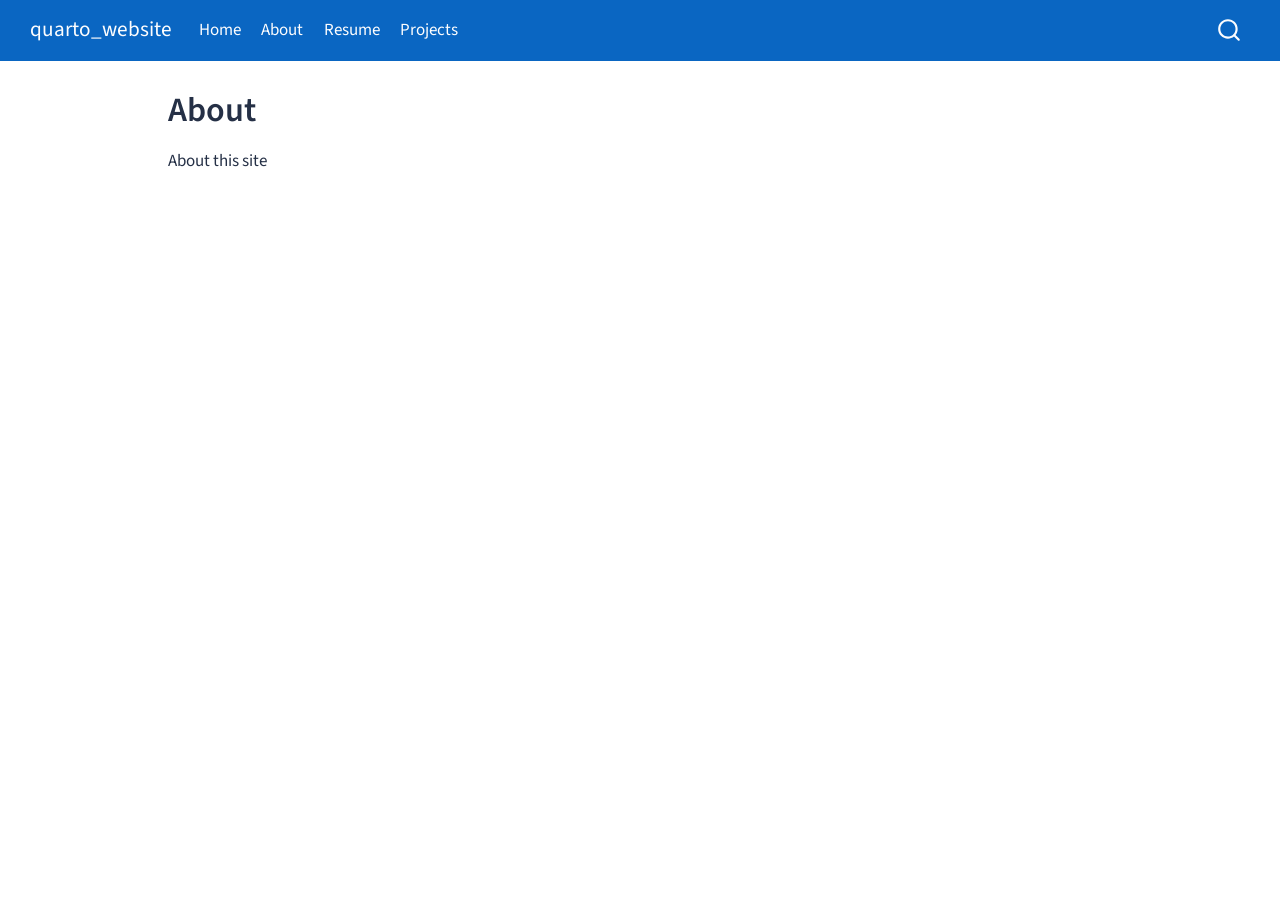
<file: docs/about.html>
<!DOCTYPE html>
<html xmlns="http://www.w3.org/1999/xhtml" lang="en" xml:lang="en"><head>

<meta charset="utf-8">
<meta name="generator" content="quarto-1.9.13">

<meta name="viewport" content="width=device-width, initial-scale=1.0, user-scalable=yes">


<title>About – quarto_website</title>
<style>
code{white-space: pre-wrap;}
span.smallcaps{font-variant: small-caps;}
div.columns{display: flex; gap: min(4vw, 1.5em);}
div.column{flex: auto; overflow-x: auto;}
div.hanging-indent{margin-left: 1.5em; text-indent: -1.5em;}
ul.task-list{list-style: none;}
ul.task-list li input[type="checkbox"] {
  width: 0.8em;
  margin: 0 0.8em 0.2em -1em; /* quarto-specific, see https://github.com/quarto-dev/quarto-cli/issues/4556 */ 
  vertical-align: middle;
}
</style>


<script src="site_libs/quarto-nav/quarto-nav.js"></script>
<script src="site_libs/quarto-nav/headroom.min.js"></script>
<script src="site_libs/clipboard/clipboard.min.js"></script>
<script src="site_libs/quarto-search/autocomplete.umd.js"></script>
<script src="site_libs/quarto-search/fuse.min.js"></script>
<script src="site_libs/quarto-search/quarto-search.js"></script>
<meta name="quarto:offset" content="./">
<script src="site_libs/quarto-html/quarto.js" type="module"></script>
<script src="site_libs/quarto-html/tabsets/tabsets.js" type="module"></script>
<script src="site_libs/quarto-html/axe/axe-check.js" type="module"></script>
<script src="site_libs/quarto-html/popper.min.js"></script>
<script src="site_libs/quarto-html/tippy.umd.min.js"></script>
<script src="site_libs/quarto-html/anchor.min.js"></script>
<link href="site_libs/quarto-html/tippy.css" rel="stylesheet">
<link href="site_libs/quarto-html/quarto-syntax-highlighting-ac077c1e730dfeb5e42400639d17284e.css" rel="stylesheet" id="quarto-text-highlighting-styles">
<script src="site_libs/bootstrap/bootstrap.min.js"></script>
<link href="site_libs/bootstrap/bootstrap-icons.css" rel="stylesheet">
<link href="site_libs/bootstrap/bootstrap-39fc3590519fe04b9be5cf16d3cc69a0.min.css" rel="stylesheet" append-hash="true" id="quarto-bootstrap" data-mode="light">
<script id="quarto-search-options" type="application/json">{
  "location": "navbar",
  "copy-button": false,
  "collapse-after": 3,
  "panel-placement": "end",
  "type": "overlay",
  "limit": 50,
  "keyboard-shortcut": [
    "f",
    "/",
    "s"
  ],
  "show-item-context": false,
  "language": {
    "search-no-results-text": "No results",
    "search-matching-documents-text": "matching documents",
    "search-copy-link-title": "Copy link to search",
    "search-hide-matches-text": "Hide additional matches",
    "search-more-match-text": "more match in this document",
    "search-more-matches-text": "more matches in this document",
    "search-clear-button-title": "Clear",
    "search-text-placeholder": "",
    "search-detached-cancel-button-title": "Cancel",
    "search-submit-button-title": "Submit",
    "search-label": "Search"
  }
}</script>


</head>

<body class="nav-fixed quarto-light">

<div id="quarto-search-results"></div>
  <header id="quarto-header" class="headroom fixed-top">
    <nav class="navbar navbar-expand-lg " data-bs-theme="dark">
      <div class="navbar-container container-fluid">
      <div class="navbar-brand-container mx-auto">
    <a class="navbar-brand" href="./index.html">
    <span class="navbar-title">quarto_website</span>
    </a>
  </div>
            <div id="quarto-search" class="" title="Search"></div>
          <button class="navbar-toggler" type="button" data-bs-toggle="collapse" data-bs-target="#navbarCollapse" aria-controls="navbarCollapse" role="menu" aria-expanded="false" aria-label="Toggle navigation" onclick="if (window.quartoToggleHeadroom) { window.quartoToggleHeadroom(); }">
  <span class="navbar-toggler-icon"></span>
</button>
          <div class="collapse navbar-collapse" id="navbarCollapse">
            <ul class="navbar-nav navbar-nav-scroll me-auto">
  <li class="nav-item">
    <a class="nav-link" href="./index.html"> 
<span class="menu-text">Home</span></a>
  </li>  
  <li class="nav-item">
    <a class="nav-link active" href="./about.html" aria-current="page"> 
<span class="menu-text">About</span></a>
  </li>  
  <li class="nav-item">
    <a class="nav-link" href="./resume.html"> 
<span class="menu-text">Resume</span></a>
  </li>  
  <li class="nav-item">
    <a class="nav-link" href="./projects.html"> 
<span class="menu-text">Projects</span></a>
  </li>  
</ul>
          </div> <!-- /navcollapse -->
            <div class="quarto-navbar-tools">
</div>
      </div> <!-- /container-fluid -->
    </nav>
</header>
<!-- content -->
<div id="quarto-content" class="quarto-container page-columns page-rows-contents page-layout-article page-navbar">
<!-- sidebar -->
<!-- margin-sidebar -->
    <div id="quarto-margin-sidebar" class="sidebar margin-sidebar zindex-bottom">
        
    </div>
<!-- main -->
<main class="content" id="quarto-document-content">

<header id="title-block-header" class="quarto-title-block default">
<div class="quarto-title">
<h1 class="title">About</h1>
</div>



<div class="quarto-title-meta">

    
  
    
  </div>
  


</header>


<p>About this site</p>



</main> <!-- /main -->
<script id="quarto-html-after-body" type="application/javascript">
  window.document.addEventListener("DOMContentLoaded", function (event) {
    const icon = "";
    const anchorJS = new window.AnchorJS();
    anchorJS.options = {
      placement: 'right',
      icon: icon
    };
    anchorJS.add('.anchored');
    const isCodeAnnotation = (el) => {
      for (const clz of el.classList) {
        if (clz.startsWith('code-annotation-')) {                     
          return true;
        }
      }
      return false;
    }
    const onCopySuccess = function(e) {
      // button target
      const button = e.trigger;
      // don't keep focus
      button.blur();
      // flash "checked"
      button.classList.add('code-copy-button-checked');
      var currentTitle = button.getAttribute("title");
      button.setAttribute("title", "Copied!");
      let tooltip;
      if (window.bootstrap) {
        button.setAttribute("data-bs-toggle", "tooltip");
        button.setAttribute("data-bs-placement", "left");
        button.setAttribute("data-bs-title", "Copied!");
        tooltip = new bootstrap.Tooltip(button, 
          { trigger: "manual", 
            customClass: "code-copy-button-tooltip",
            offset: [0, -8]});
        tooltip.show();    
      }
      setTimeout(function() {
        if (tooltip) {
          tooltip.hide();
          button.removeAttribute("data-bs-title");
          button.removeAttribute("data-bs-toggle");
          button.removeAttribute("data-bs-placement");
        }
        button.setAttribute("title", currentTitle);
        button.classList.remove('code-copy-button-checked');
      }, 1000);
      // clear code selection
      e.clearSelection();
    }
    const getTextToCopy = function(trigger) {
      const outerScaffold = trigger.parentElement.cloneNode(true);
      const codeEl = outerScaffold.querySelector('code');
      for (const childEl of codeEl.children) {
        if (isCodeAnnotation(childEl)) {
          childEl.remove();
        }
      }
      return codeEl.innerText;
    }
    const clipboard = new window.ClipboardJS('.code-copy-button:not([data-in-quarto-modal])', {
      text: getTextToCopy
    });
    clipboard.on('success', onCopySuccess);
    if (window.document.getElementById('quarto-embedded-source-code-modal')) {
      const clipboardModal = new window.ClipboardJS('.code-copy-button[data-in-quarto-modal]', {
        text: getTextToCopy,
        container: window.document.getElementById('quarto-embedded-source-code-modal')
      });
      clipboardModal.on('success', onCopySuccess);
    }
      var localhostRegex = new RegExp(/^(?:http|https):\/\/localhost\:?[0-9]*\//);
      var mailtoRegex = new RegExp(/^mailto:/);
        var filterRegex = new RegExp('/' + window.location.host + '/');
      var isInternal = (href) => {
          return filterRegex.test(href) || localhostRegex.test(href) || mailtoRegex.test(href);
      }
      // Inspect non-navigation links and adorn them if external
     var links = window.document.querySelectorAll('a[href]:not(.nav-link):not(.navbar-brand):not(.toc-action):not(.sidebar-link):not(.sidebar-item-toggle):not(.pagination-link):not(.no-external):not([aria-hidden]):not(.dropdown-item):not(.quarto-navigation-tool):not(.about-link)');
      for (var i=0; i<links.length; i++) {
        const link = links[i];
        if (!isInternal(link.href)) {
          // undo the damage that might have been done by quarto-nav.js in the case of
          // links that we want to consider external
          if (link.dataset.originalHref !== undefined) {
            link.href = link.dataset.originalHref;
          }
        }
      }
    function tippyHover(el, contentFn, onTriggerFn, onUntriggerFn) {
      const config = {
        allowHTML: true,
        maxWidth: 500,
        delay: 100,
        arrow: false,
        appendTo: function(el) {
            return el.parentElement;
        },
        interactive: true,
        interactiveBorder: 10,
        theme: 'quarto',
        placement: 'bottom-start',
      };
      if (contentFn) {
        config.content = contentFn;
      }
      if (onTriggerFn) {
        config.onTrigger = onTriggerFn;
      }
      if (onUntriggerFn) {
        config.onUntrigger = onUntriggerFn;
      }
      window.tippy(el, config); 
    }
    const noterefs = window.document.querySelectorAll('a[role="doc-noteref"]');
    for (var i=0; i<noterefs.length; i++) {
      const ref = noterefs[i];
      tippyHover(ref, function() {
        // use id or data attribute instead here
        let href = ref.getAttribute('data-footnote-href') || ref.getAttribute('href');
        try { href = new URL(href).hash; } catch {}
        const id = href.replace(/^#\/?/, "");
        const note = window.document.getElementById(id);
        if (note) {
          return note.innerHTML;
        } else {
          return "";
        }
      });
    }
    const xrefs = window.document.querySelectorAll('a.quarto-xref');
    const processXRef = (id, note) => {
      // Strip column container classes
      const stripColumnClz = (el) => {
        el.classList.remove("page-full", "page-columns");
        if (el.children) {
          for (const child of el.children) {
            stripColumnClz(child);
          }
        }
      }
      stripColumnClz(note)
      if (id === null || id.startsWith('sec-')) {
        // Special case sections, only their first couple elements
        const container = document.createElement("div");
        if (note.children && note.children.length > 2) {
          container.appendChild(note.children[0].cloneNode(true));
          for (let i = 1; i < note.children.length; i++) {
            const child = note.children[i];
            if (child.tagName === "P" && child.innerText === "") {
              continue;
            } else {
              container.appendChild(child.cloneNode(true));
              break;
            }
          }
          if (window.Quarto?.typesetMath) {
            window.Quarto.typesetMath(container);
          }
          return container.innerHTML
        } else {
          if (window.Quarto?.typesetMath) {
            window.Quarto.typesetMath(note);
          }
          return note.innerHTML;
        }
      } else {
        // Remove any anchor links if they are present
        const anchorLink = note.querySelector('a.anchorjs-link');
        if (anchorLink) {
          anchorLink.remove();
        }
        if (window.Quarto?.typesetMath) {
          window.Quarto.typesetMath(note);
        }
        if (note.classList.contains("callout")) {
          return note.outerHTML;
        } else {
          return note.innerHTML;
        }
      }
    }
    for (var i=0; i<xrefs.length; i++) {
      const xref = xrefs[i];
      tippyHover(xref, undefined, function(instance) {
        instance.disable();
        let url = xref.getAttribute('href');
        let hash = undefined; 
        if (url.startsWith('#')) {
          hash = url;
        } else {
          try { hash = new URL(url).hash; } catch {}
        }
        if (hash) {
          const id = hash.replace(/^#\/?/, "");
          const note = window.document.getElementById(id);
          if (note !== null) {
            try {
              const html = processXRef(id, note.cloneNode(true));
              instance.setContent(html);
            } finally {
              instance.enable();
              instance.show();
            }
          } else {
            // See if we can fetch this
            fetch(url.split('#')[0])
            .then(res => res.text())
            .then(html => {
              const parser = new DOMParser();
              const htmlDoc = parser.parseFromString(html, "text/html");
              const note = htmlDoc.getElementById(id);
              if (note !== null) {
                const html = processXRef(id, note);
                instance.setContent(html);
              } 
            }).finally(() => {
              instance.enable();
              instance.show();
            });
          }
        } else {
          // See if we can fetch a full url (with no hash to target)
          // This is a special case and we should probably do some content thinning / targeting
          fetch(url)
          .then(res => res.text())
          .then(html => {
            const parser = new DOMParser();
            const htmlDoc = parser.parseFromString(html, "text/html");
            const note = htmlDoc.querySelector('main.content');
            if (note !== null) {
              // This should only happen for chapter cross references
              // (since there is no id in the URL)
              // remove the first header
              if (note.children.length > 0 && note.children[0].tagName === "HEADER") {
                note.children[0].remove();
              }
              const html = processXRef(null, note);
              instance.setContent(html);
            } 
          }).finally(() => {
            instance.enable();
            instance.show();
          });
        }
      }, function(instance) {
      });
    }
        let selectedAnnoteEl;
        const selectorForAnnotation = ( cell, annotation) => {
          let cellAttr = 'data-code-cell="' + cell + '"';
          let lineAttr = 'data-code-annotation="' +  annotation + '"';
          const selector = 'span[' + cellAttr + '][' + lineAttr + ']';
          return selector;
        }
        const selectCodeLines = (annoteEl) => {
          const doc = window.document;
          const targetCell = annoteEl.getAttribute("data-target-cell");
          const targetAnnotation = annoteEl.getAttribute("data-target-annotation");
          const annoteSpan = window.document.querySelector(selectorForAnnotation(targetCell, targetAnnotation));
          const lines = annoteSpan.getAttribute("data-code-lines").split(",");
          const lineIds = lines.map((line) => {
            return targetCell + "-" + line;
          })
          let top = null;
          let height = null;
          let parent = null;
          if (lineIds.length > 0) {
              //compute the position of the single el (top and bottom and make a div)
              const el = window.document.getElementById(lineIds[0]);
              top = el.offsetTop;
              height = el.offsetHeight;
              parent = el.parentElement.parentElement;
            if (lineIds.length > 1) {
              const lastEl = window.document.getElementById(lineIds[lineIds.length - 1]);
              const bottom = lastEl.offsetTop + lastEl.offsetHeight;
              height = bottom - top;
            }
            if (top !== null && height !== null && parent !== null) {
              // cook up a div (if necessary) and position it 
              let div = window.document.getElementById("code-annotation-line-highlight");
              if (div === null) {
                div = window.document.createElement("div");
                div.setAttribute("id", "code-annotation-line-highlight");
                div.style.position = 'absolute';
                parent.appendChild(div);
              }
              div.style.top = top - 2 + "px";
              div.style.height = height + 4 + "px";
              div.style.left = 0;
              let gutterDiv = window.document.getElementById("code-annotation-line-highlight-gutter");
              if (gutterDiv === null) {
                gutterDiv = window.document.createElement("div");
                gutterDiv.setAttribute("id", "code-annotation-line-highlight-gutter");
                gutterDiv.style.position = 'absolute';
                const codeCell = window.document.getElementById(targetCell);
                const gutter = codeCell.querySelector('.code-annotation-gutter');
                gutter.appendChild(gutterDiv);
              }
              gutterDiv.style.top = top - 2 + "px";
              gutterDiv.style.height = height + 4 + "px";
            }
            selectedAnnoteEl = annoteEl;
          }
        };
        const unselectCodeLines = () => {
          const elementsIds = ["code-annotation-line-highlight", "code-annotation-line-highlight-gutter"];
          elementsIds.forEach((elId) => {
            const div = window.document.getElementById(elId);
            if (div) {
              div.remove();
            }
          });
          selectedAnnoteEl = undefined;
        };
          // Handle positioning of the toggle
      window.addEventListener(
        "resize",
        throttle(() => {
          elRect = undefined;
          if (selectedAnnoteEl) {
            selectCodeLines(selectedAnnoteEl);
          }
        }, 10)
      );
      function throttle(fn, ms) {
      let throttle = false;
      let timer;
        return (...args) => {
          if(!throttle) { // first call gets through
              fn.apply(this, args);
              throttle = true;
          } else { // all the others get throttled
              if(timer) clearTimeout(timer); // cancel #2
              timer = setTimeout(() => {
                fn.apply(this, args);
                timer = throttle = false;
              }, ms);
          }
        };
      }
        // Attach click handler to the DT
        const annoteDls = window.document.querySelectorAll('dt[data-target-cell]');
        for (const annoteDlNode of annoteDls) {
          annoteDlNode.addEventListener('click', (event) => {
            const clickedEl = event.target;
            if (clickedEl !== selectedAnnoteEl) {
              unselectCodeLines();
              const activeEl = window.document.querySelector('dt[data-target-cell].code-annotation-active');
              if (activeEl) {
                activeEl.classList.remove('code-annotation-active');
              }
              selectCodeLines(clickedEl);
              clickedEl.classList.add('code-annotation-active');
            } else {
              // Unselect the line
              unselectCodeLines();
              clickedEl.classList.remove('code-annotation-active');
            }
          });
        }
    const findCites = (el) => {
      const parentEl = el.parentElement;
      if (parentEl) {
        const cites = parentEl.dataset.cites;
        if (cites) {
          return {
            el,
            cites: cites.split(' ')
          };
        } else {
          return findCites(el.parentElement)
        }
      } else {
        return undefined;
      }
    };
    var bibliorefs = window.document.querySelectorAll('a[role="doc-biblioref"]');
    for (var i=0; i<bibliorefs.length; i++) {
      const ref = bibliorefs[i];
      const citeInfo = findCites(ref);
      if (citeInfo) {
        tippyHover(citeInfo.el, function() {
          var popup = window.document.createElement('div');
          citeInfo.cites.forEach(function(cite) {
            var citeDiv = window.document.createElement('div');
            citeDiv.classList.add('hanging-indent');
            citeDiv.classList.add('csl-entry');
            var biblioDiv = window.document.getElementById('ref-' + cite);
            if (biblioDiv) {
              citeDiv.innerHTML = biblioDiv.innerHTML;
            }
            popup.appendChild(citeDiv);
          });
          return popup.innerHTML;
        });
      }
    }
  });
  </script>
</div> <!-- /content -->




</body></html>
</file>
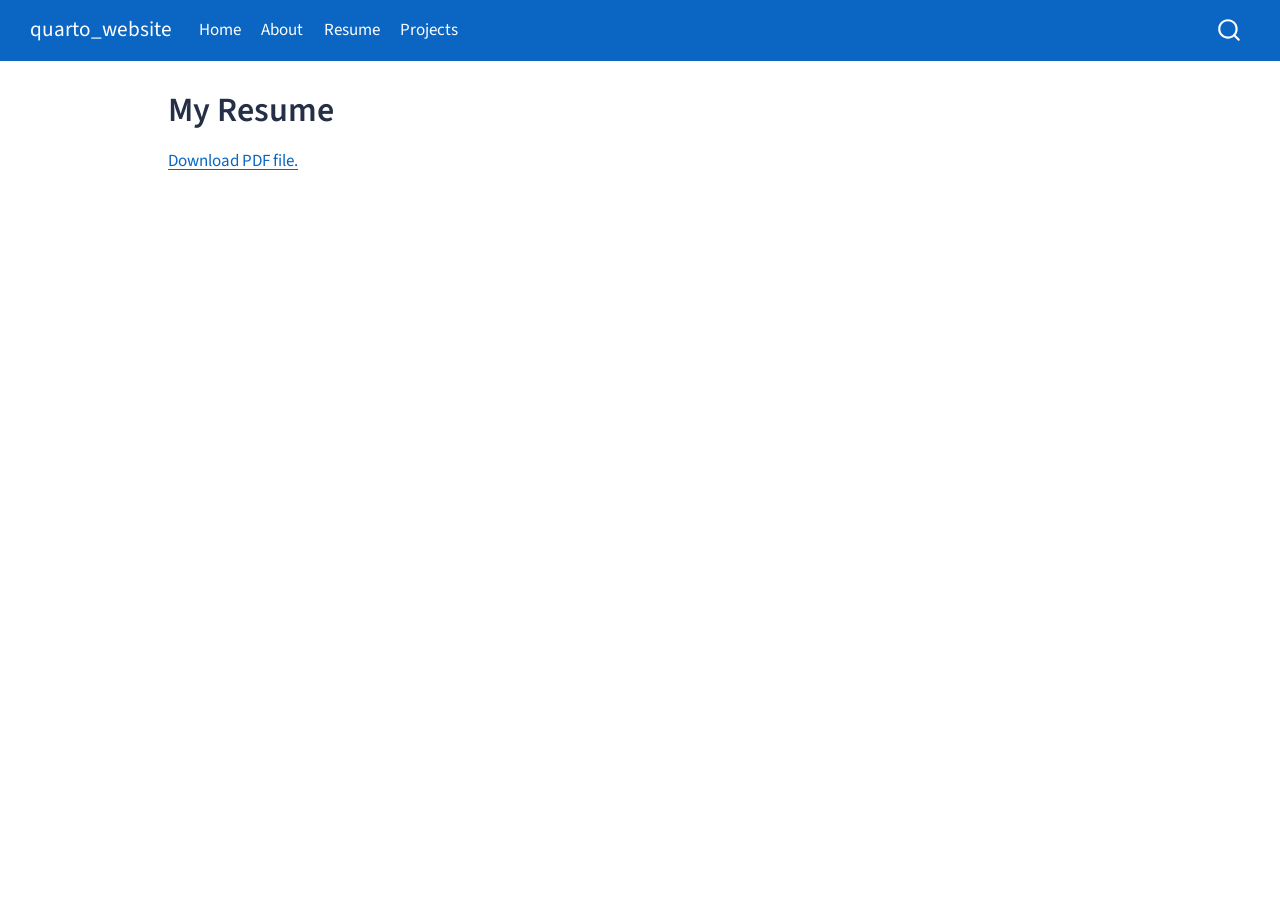
<file: docs/resume.html>
<!DOCTYPE html>
<html xmlns="http://www.w3.org/1999/xhtml" lang="en" xml:lang="en"><head>

<meta charset="utf-8">
<meta name="generator" content="quarto-1.9.13">

<meta name="viewport" content="width=device-width, initial-scale=1.0, user-scalable=yes">


<title>My Resume – quarto_website</title>
<style>
code{white-space: pre-wrap;}
span.smallcaps{font-variant: small-caps;}
div.columns{display: flex; gap: min(4vw, 1.5em);}
div.column{flex: auto; overflow-x: auto;}
div.hanging-indent{margin-left: 1.5em; text-indent: -1.5em;}
ul.task-list{list-style: none;}
ul.task-list li input[type="checkbox"] {
  width: 0.8em;
  margin: 0 0.8em 0.2em -1em; /* quarto-specific, see https://github.com/quarto-dev/quarto-cli/issues/4556 */ 
  vertical-align: middle;
}
</style>


<script src="site_libs/quarto-nav/quarto-nav.js"></script>
<script src="site_libs/quarto-nav/headroom.min.js"></script>
<script src="site_libs/clipboard/clipboard.min.js"></script>
<script src="site_libs/quarto-search/autocomplete.umd.js"></script>
<script src="site_libs/quarto-search/fuse.min.js"></script>
<script src="site_libs/quarto-search/quarto-search.js"></script>
<meta name="quarto:offset" content="./">
<script src="site_libs/quarto-html/quarto.js" type="module"></script>
<script src="site_libs/quarto-html/tabsets/tabsets.js" type="module"></script>
<script src="site_libs/quarto-html/axe/axe-check.js" type="module"></script>
<script src="site_libs/quarto-html/popper.min.js"></script>
<script src="site_libs/quarto-html/tippy.umd.min.js"></script>
<script src="site_libs/quarto-html/anchor.min.js"></script>
<link href="site_libs/quarto-html/tippy.css" rel="stylesheet">
<link href="site_libs/quarto-html/quarto-syntax-highlighting-ac077c1e730dfeb5e42400639d17284e.css" rel="stylesheet" id="quarto-text-highlighting-styles">
<script src="site_libs/bootstrap/bootstrap.min.js"></script>
<link href="site_libs/bootstrap/bootstrap-icons.css" rel="stylesheet">
<link href="site_libs/bootstrap/bootstrap-39fc3590519fe04b9be5cf16d3cc69a0.min.css" rel="stylesheet" append-hash="true" id="quarto-bootstrap" data-mode="light">
<script id="quarto-search-options" type="application/json">{
  "location": "navbar",
  "copy-button": false,
  "collapse-after": 3,
  "panel-placement": "end",
  "type": "overlay",
  "limit": 50,
  "keyboard-shortcut": [
    "f",
    "/",
    "s"
  ],
  "show-item-context": false,
  "language": {
    "search-no-results-text": "No results",
    "search-matching-documents-text": "matching documents",
    "search-copy-link-title": "Copy link to search",
    "search-hide-matches-text": "Hide additional matches",
    "search-more-match-text": "more match in this document",
    "search-more-matches-text": "more matches in this document",
    "search-clear-button-title": "Clear",
    "search-text-placeholder": "",
    "search-detached-cancel-button-title": "Cancel",
    "search-submit-button-title": "Submit",
    "search-label": "Search"
  }
}</script>


</head>

<body class="nav-fixed quarto-light">

<div id="quarto-search-results"></div>
  <header id="quarto-header" class="headroom fixed-top">
    <nav class="navbar navbar-expand-lg " data-bs-theme="dark">
      <div class="navbar-container container-fluid">
      <div class="navbar-brand-container mx-auto">
    <a class="navbar-brand" href="./index.html">
    <span class="navbar-title">quarto_website</span>
    </a>
  </div>
            <div id="quarto-search" class="" title="Search"></div>
          <button class="navbar-toggler" type="button" data-bs-toggle="collapse" data-bs-target="#navbarCollapse" aria-controls="navbarCollapse" role="menu" aria-expanded="false" aria-label="Toggle navigation" onclick="if (window.quartoToggleHeadroom) { window.quartoToggleHeadroom(); }">
  <span class="navbar-toggler-icon"></span>
</button>
          <div class="collapse navbar-collapse" id="navbarCollapse">
            <ul class="navbar-nav navbar-nav-scroll me-auto">
  <li class="nav-item">
    <a class="nav-link" href="./index.html"> 
<span class="menu-text">Home</span></a>
  </li>  
  <li class="nav-item">
    <a class="nav-link" href="./about.html"> 
<span class="menu-text">About</span></a>
  </li>  
  <li class="nav-item">
    <a class="nav-link active" href="./resume.html" aria-current="page"> 
<span class="menu-text">Resume</span></a>
  </li>  
  <li class="nav-item">
    <a class="nav-link" href="./projects.html"> 
<span class="menu-text">Projects</span></a>
  </li>  
</ul>
          </div> <!-- /navcollapse -->
            <div class="quarto-navbar-tools">
</div>
      </div> <!-- /container-fluid -->
    </nav>
</header>
<!-- content -->
<div id="quarto-content" class="quarto-container page-columns page-rows-contents page-layout-article page-navbar">
<!-- sidebar -->
<!-- margin-sidebar -->
    <div id="quarto-margin-sidebar" class="sidebar margin-sidebar zindex-bottom">
        
    </div>
<!-- main -->
<main class="content" id="quarto-document-content">

<header id="title-block-header" class="quarto-title-block default">
<div class="quarto-title">
<h1 class="title">My Resume</h1>
</div>



<div class="quarto-title-meta">

    
  
    
  </div>
  


</header>


<p><object data="Quarto/Anissa_Chan.pdf" type="application/pdf" width="100%" height="800"><a href="Quarto/Anissa_Chan.pdf" download="">Download PDF file.</a></object></p>



</main> <!-- /main -->
<script id="quarto-html-after-body" type="application/javascript">
  window.document.addEventListener("DOMContentLoaded", function (event) {
    const icon = "";
    const anchorJS = new window.AnchorJS();
    anchorJS.options = {
      placement: 'right',
      icon: icon
    };
    anchorJS.add('.anchored');
    const isCodeAnnotation = (el) => {
      for (const clz of el.classList) {
        if (clz.startsWith('code-annotation-')) {                     
          return true;
        }
      }
      return false;
    }
    const onCopySuccess = function(e) {
      // button target
      const button = e.trigger;
      // don't keep focus
      button.blur();
      // flash "checked"
      button.classList.add('code-copy-button-checked');
      var currentTitle = button.getAttribute("title");
      button.setAttribute("title", "Copied!");
      let tooltip;
      if (window.bootstrap) {
        button.setAttribute("data-bs-toggle", "tooltip");
        button.setAttribute("data-bs-placement", "left");
        button.setAttribute("data-bs-title", "Copied!");
        tooltip = new bootstrap.Tooltip(button, 
          { trigger: "manual", 
            customClass: "code-copy-button-tooltip",
            offset: [0, -8]});
        tooltip.show();    
      }
      setTimeout(function() {
        if (tooltip) {
          tooltip.hide();
          button.removeAttribute("data-bs-title");
          button.removeAttribute("data-bs-toggle");
          button.removeAttribute("data-bs-placement");
        }
        button.setAttribute("title", currentTitle);
        button.classList.remove('code-copy-button-checked');
      }, 1000);
      // clear code selection
      e.clearSelection();
    }
    const getTextToCopy = function(trigger) {
      const outerScaffold = trigger.parentElement.cloneNode(true);
      const codeEl = outerScaffold.querySelector('code');
      for (const childEl of codeEl.children) {
        if (isCodeAnnotation(childEl)) {
          childEl.remove();
        }
      }
      return codeEl.innerText;
    }
    const clipboard = new window.ClipboardJS('.code-copy-button:not([data-in-quarto-modal])', {
      text: getTextToCopy
    });
    clipboard.on('success', onCopySuccess);
    if (window.document.getElementById('quarto-embedded-source-code-modal')) {
      const clipboardModal = new window.ClipboardJS('.code-copy-button[data-in-quarto-modal]', {
        text: getTextToCopy,
        container: window.document.getElementById('quarto-embedded-source-code-modal')
      });
      clipboardModal.on('success', onCopySuccess);
    }
      var localhostRegex = new RegExp(/^(?:http|https):\/\/localhost\:?[0-9]*\//);
      var mailtoRegex = new RegExp(/^mailto:/);
        var filterRegex = new RegExp('/' + window.location.host + '/');
      var isInternal = (href) => {
          return filterRegex.test(href) || localhostRegex.test(href) || mailtoRegex.test(href);
      }
      // Inspect non-navigation links and adorn them if external
     var links = window.document.querySelectorAll('a[href]:not(.nav-link):not(.navbar-brand):not(.toc-action):not(.sidebar-link):not(.sidebar-item-toggle):not(.pagination-link):not(.no-external):not([aria-hidden]):not(.dropdown-item):not(.quarto-navigation-tool):not(.about-link)');
      for (var i=0; i<links.length; i++) {
        const link = links[i];
        if (!isInternal(link.href)) {
          // undo the damage that might have been done by quarto-nav.js in the case of
          // links that we want to consider external
          if (link.dataset.originalHref !== undefined) {
            link.href = link.dataset.originalHref;
          }
        }
      }
    function tippyHover(el, contentFn, onTriggerFn, onUntriggerFn) {
      const config = {
        allowHTML: true,
        maxWidth: 500,
        delay: 100,
        arrow: false,
        appendTo: function(el) {
            return el.parentElement;
        },
        interactive: true,
        interactiveBorder: 10,
        theme: 'quarto',
        placement: 'bottom-start',
      };
      if (contentFn) {
        config.content = contentFn;
      }
      if (onTriggerFn) {
        config.onTrigger = onTriggerFn;
      }
      if (onUntriggerFn) {
        config.onUntrigger = onUntriggerFn;
      }
      window.tippy(el, config); 
    }
    const noterefs = window.document.querySelectorAll('a[role="doc-noteref"]');
    for (var i=0; i<noterefs.length; i++) {
      const ref = noterefs[i];
      tippyHover(ref, function() {
        // use id or data attribute instead here
        let href = ref.getAttribute('data-footnote-href') || ref.getAttribute('href');
        try { href = new URL(href).hash; } catch {}
        const id = href.replace(/^#\/?/, "");
        const note = window.document.getElementById(id);
        if (note) {
          return note.innerHTML;
        } else {
          return "";
        }
      });
    }
    const xrefs = window.document.querySelectorAll('a.quarto-xref');
    const processXRef = (id, note) => {
      // Strip column container classes
      const stripColumnClz = (el) => {
        el.classList.remove("page-full", "page-columns");
        if (el.children) {
          for (const child of el.children) {
            stripColumnClz(child);
          }
        }
      }
      stripColumnClz(note)
      if (id === null || id.startsWith('sec-')) {
        // Special case sections, only their first couple elements
        const container = document.createElement("div");
        if (note.children && note.children.length > 2) {
          container.appendChild(note.children[0].cloneNode(true));
          for (let i = 1; i < note.children.length; i++) {
            const child = note.children[i];
            if (child.tagName === "P" && child.innerText === "") {
              continue;
            } else {
              container.appendChild(child.cloneNode(true));
              break;
            }
          }
          if (window.Quarto?.typesetMath) {
            window.Quarto.typesetMath(container);
          }
          return container.innerHTML
        } else {
          if (window.Quarto?.typesetMath) {
            window.Quarto.typesetMath(note);
          }
          return note.innerHTML;
        }
      } else {
        // Remove any anchor links if they are present
        const anchorLink = note.querySelector('a.anchorjs-link');
        if (anchorLink) {
          anchorLink.remove();
        }
        if (window.Quarto?.typesetMath) {
          window.Quarto.typesetMath(note);
        }
        if (note.classList.contains("callout")) {
          return note.outerHTML;
        } else {
          return note.innerHTML;
        }
      }
    }
    for (var i=0; i<xrefs.length; i++) {
      const xref = xrefs[i];
      tippyHover(xref, undefined, function(instance) {
        instance.disable();
        let url = xref.getAttribute('href');
        let hash = undefined; 
        if (url.startsWith('#')) {
          hash = url;
        } else {
          try { hash = new URL(url).hash; } catch {}
        }
        if (hash) {
          const id = hash.replace(/^#\/?/, "");
          const note = window.document.getElementById(id);
          if (note !== null) {
            try {
              const html = processXRef(id, note.cloneNode(true));
              instance.setContent(html);
            } finally {
              instance.enable();
              instance.show();
            }
          } else {
            // See if we can fetch this
            fetch(url.split('#')[0])
            .then(res => res.text())
            .then(html => {
              const parser = new DOMParser();
              const htmlDoc = parser.parseFromString(html, "text/html");
              const note = htmlDoc.getElementById(id);
              if (note !== null) {
                const html = processXRef(id, note);
                instance.setContent(html);
              } 
            }).finally(() => {
              instance.enable();
              instance.show();
            });
          }
        } else {
          // See if we can fetch a full url (with no hash to target)
          // This is a special case and we should probably do some content thinning / targeting
          fetch(url)
          .then(res => res.text())
          .then(html => {
            const parser = new DOMParser();
            const htmlDoc = parser.parseFromString(html, "text/html");
            const note = htmlDoc.querySelector('main.content');
            if (note !== null) {
              // This should only happen for chapter cross references
              // (since there is no id in the URL)
              // remove the first header
              if (note.children.length > 0 && note.children[0].tagName === "HEADER") {
                note.children[0].remove();
              }
              const html = processXRef(null, note);
              instance.setContent(html);
            } 
          }).finally(() => {
            instance.enable();
            instance.show();
          });
        }
      }, function(instance) {
      });
    }
        let selectedAnnoteEl;
        const selectorForAnnotation = ( cell, annotation) => {
          let cellAttr = 'data-code-cell="' + cell + '"';
          let lineAttr = 'data-code-annotation="' +  annotation + '"';
          const selector = 'span[' + cellAttr + '][' + lineAttr + ']';
          return selector;
        }
        const selectCodeLines = (annoteEl) => {
          const doc = window.document;
          const targetCell = annoteEl.getAttribute("data-target-cell");
          const targetAnnotation = annoteEl.getAttribute("data-target-annotation");
          const annoteSpan = window.document.querySelector(selectorForAnnotation(targetCell, targetAnnotation));
          const lines = annoteSpan.getAttribute("data-code-lines").split(",");
          const lineIds = lines.map((line) => {
            return targetCell + "-" + line;
          })
          let top = null;
          let height = null;
          let parent = null;
          if (lineIds.length > 0) {
              //compute the position of the single el (top and bottom and make a div)
              const el = window.document.getElementById(lineIds[0]);
              top = el.offsetTop;
              height = el.offsetHeight;
              parent = el.parentElement.parentElement;
            if (lineIds.length > 1) {
              const lastEl = window.document.getElementById(lineIds[lineIds.length - 1]);
              const bottom = lastEl.offsetTop + lastEl.offsetHeight;
              height = bottom - top;
            }
            if (top !== null && height !== null && parent !== null) {
              // cook up a div (if necessary) and position it 
              let div = window.document.getElementById("code-annotation-line-highlight");
              if (div === null) {
                div = window.document.createElement("div");
                div.setAttribute("id", "code-annotation-line-highlight");
                div.style.position = 'absolute';
                parent.appendChild(div);
              }
              div.style.top = top - 2 + "px";
              div.style.height = height + 4 + "px";
              div.style.left = 0;
              let gutterDiv = window.document.getElementById("code-annotation-line-highlight-gutter");
              if (gutterDiv === null) {
                gutterDiv = window.document.createElement("div");
                gutterDiv.setAttribute("id", "code-annotation-line-highlight-gutter");
                gutterDiv.style.position = 'absolute';
                const codeCell = window.document.getElementById(targetCell);
                const gutter = codeCell.querySelector('.code-annotation-gutter');
                gutter.appendChild(gutterDiv);
              }
              gutterDiv.style.top = top - 2 + "px";
              gutterDiv.style.height = height + 4 + "px";
            }
            selectedAnnoteEl = annoteEl;
          }
        };
        const unselectCodeLines = () => {
          const elementsIds = ["code-annotation-line-highlight", "code-annotation-line-highlight-gutter"];
          elementsIds.forEach((elId) => {
            const div = window.document.getElementById(elId);
            if (div) {
              div.remove();
            }
          });
          selectedAnnoteEl = undefined;
        };
          // Handle positioning of the toggle
      window.addEventListener(
        "resize",
        throttle(() => {
          elRect = undefined;
          if (selectedAnnoteEl) {
            selectCodeLines(selectedAnnoteEl);
          }
        }, 10)
      );
      function throttle(fn, ms) {
      let throttle = false;
      let timer;
        return (...args) => {
          if(!throttle) { // first call gets through
              fn.apply(this, args);
              throttle = true;
          } else { // all the others get throttled
              if(timer) clearTimeout(timer); // cancel #2
              timer = setTimeout(() => {
                fn.apply(this, args);
                timer = throttle = false;
              }, ms);
          }
        };
      }
        // Attach click handler to the DT
        const annoteDls = window.document.querySelectorAll('dt[data-target-cell]');
        for (const annoteDlNode of annoteDls) {
          annoteDlNode.addEventListener('click', (event) => {
            const clickedEl = event.target;
            if (clickedEl !== selectedAnnoteEl) {
              unselectCodeLines();
              const activeEl = window.document.querySelector('dt[data-target-cell].code-annotation-active');
              if (activeEl) {
                activeEl.classList.remove('code-annotation-active');
              }
              selectCodeLines(clickedEl);
              clickedEl.classList.add('code-annotation-active');
            } else {
              // Unselect the line
              unselectCodeLines();
              clickedEl.classList.remove('code-annotation-active');
            }
          });
        }
    const findCites = (el) => {
      const parentEl = el.parentElement;
      if (parentEl) {
        const cites = parentEl.dataset.cites;
        if (cites) {
          return {
            el,
            cites: cites.split(' ')
          };
        } else {
          return findCites(el.parentElement)
        }
      } else {
        return undefined;
      }
    };
    var bibliorefs = window.document.querySelectorAll('a[role="doc-biblioref"]');
    for (var i=0; i<bibliorefs.length; i++) {
      const ref = bibliorefs[i];
      const citeInfo = findCites(ref);
      if (citeInfo) {
        tippyHover(citeInfo.el, function() {
          var popup = window.document.createElement('div');
          citeInfo.cites.forEach(function(cite) {
            var citeDiv = window.document.createElement('div');
            citeDiv.classList.add('hanging-indent');
            citeDiv.classList.add('csl-entry');
            var biblioDiv = window.document.getElementById('ref-' + cite);
            if (biblioDiv) {
              citeDiv.innerHTML = biblioDiv.innerHTML;
            }
            popup.appendChild(citeDiv);
          });
          return popup.innerHTML;
        });
      }
    }
  });
  </script>
</div> <!-- /content -->




</body></html>
</file>
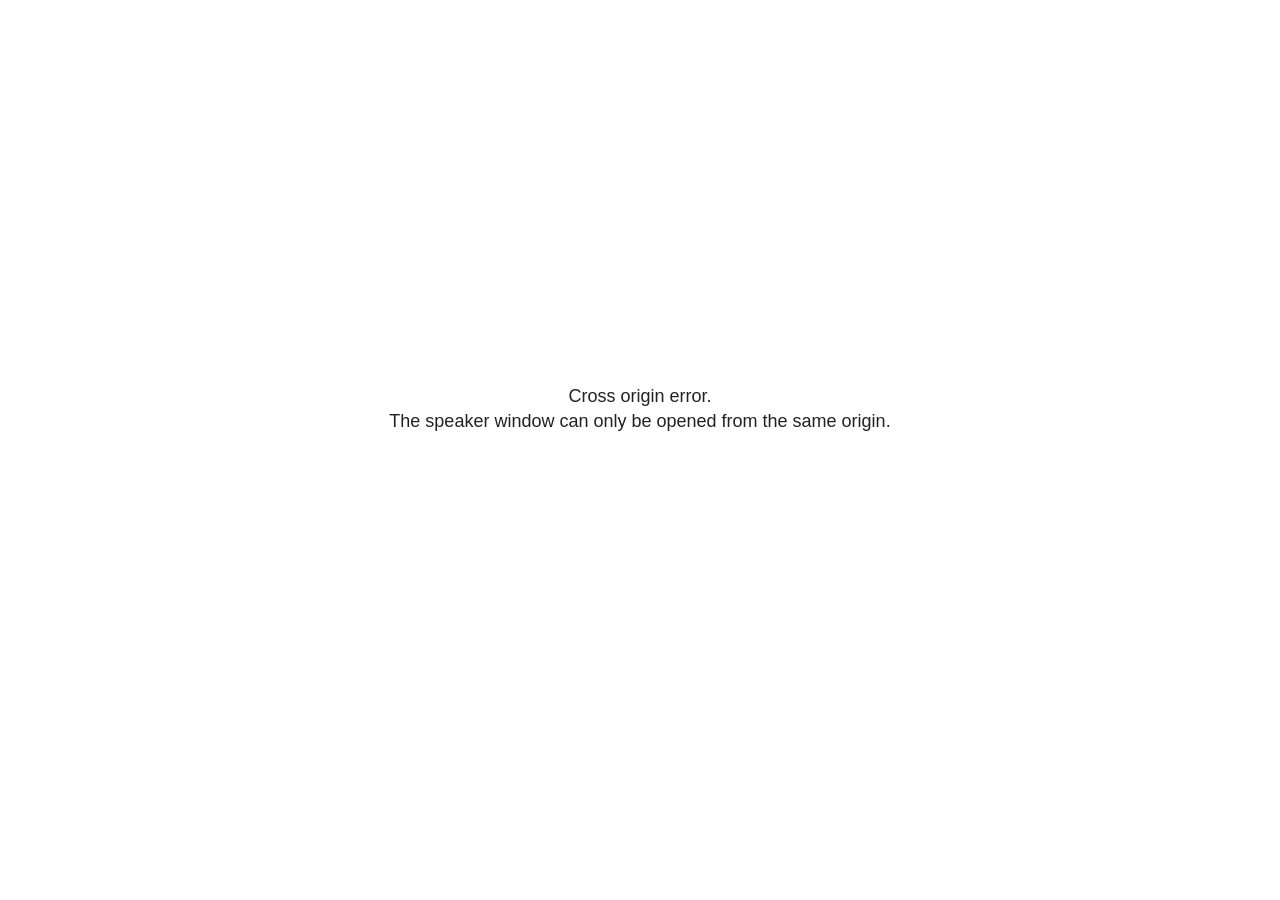
<file: docs/site_libs/revealjs/plugin/notes/speaker-view.html>
<!--
	NOTE: You need to build the notes plugin after making changes to this file.
-->
<html lang="en">
	<head>
		<meta charset="utf-8">

		<title>reveal.js - Speaker View</title>

		<style>
			body {
				font-family: Helvetica;
				font-size: 18px;
			}

			#current-slide,
			#upcoming-slide,
			#speaker-controls {
				padding: 6px;
				box-sizing: border-box;
				-moz-box-sizing: border-box;
			}

			#current-slide iframe,
			#upcoming-slide iframe {
				width: 100%;
				height: 100%;
				border: 1px solid #ddd;
			}

			#current-slide .label,
			#upcoming-slide .label {
				position: absolute;
				top: 10px;
				left: 10px;
				z-index: 2;
			}

			#connection-status {
				position: absolute;
				top: 0;
				left: 0;
				width: 100%;
				height: 100%;
				z-index: 20;
				padding: 30% 20% 20% 20%;
				font-size: 18px;
				color: #222;
				background: #fff;
				text-align: center;
				box-sizing: border-box;
				line-height: 1.4;
			}

			.overlay-element {
				height: 34px;
				line-height: 34px;
				padding: 0 10px;
				text-shadow: none;
				background: rgba( 220, 220, 220, 0.8 );
				color: #222;
				font-size: 14px;
			}

			.overlay-element.interactive:hover {
				background: rgba( 220, 220, 220, 1 );
			}

			#current-slide {
				position: absolute;
				width: 60%;
				height: 100%;
				top: 0;
				left: 0;
				padding-right: 0;
			}

			#upcoming-slide {
				position: absolute;
				width: 40%;
				height: 40%;
				right: 0;
				top: 0;
			}

			/* Speaker controls */
			#speaker-controls {
				position: absolute;
				top: 40%;
				right: 0;
				width: 40%;
				height: 60%;
				overflow: auto;
				font-size: 18px;
			}

				.speaker-controls-time.hidden,
				.speaker-controls-notes.hidden {
					display: none;
				}

				.speaker-controls-time .label,
				.speaker-controls-pace .label,
				.speaker-controls-notes .label {
					text-transform: uppercase;
					font-weight: normal;
					font-size: 0.66em;
					color: #666;
					margin: 0;
				}

				.speaker-controls-time, .speaker-controls-pace {
					border-bottom: 1px solid rgba( 200, 200, 200, 0.5 );
					margin-bottom: 10px;
					padding: 10px 16px;
					padding-bottom: 20px;
					cursor: pointer;
				}

				.speaker-controls-time .reset-button {
					opacity: 0;
					float: right;
					color: #666;
					text-decoration: none;
				}
				.speaker-controls-time:hover .reset-button {
					opacity: 1;
				}

				.speaker-controls-time .timer,
				.speaker-controls-time .clock {
					width: 50%;
				}

				.speaker-controls-time .timer,
				.speaker-controls-time .clock,
				.speaker-controls-time .pacing .hours-value,
				.speaker-controls-time .pacing .minutes-value,
				.speaker-controls-time .pacing .seconds-value {
					font-size: 1.9em;
				}

				.speaker-controls-time .timer {
					float: left;
				}

				.speaker-controls-time .clock {
					float: right;
					text-align: right;
				}

				.speaker-controls-time span.mute {
					opacity: 0.3;
				}

				.speaker-controls-time .pacing-title {
					margin-top: 5px;
				}

				.speaker-controls-time .pacing.ahead {
					color: blue;
				}

				.speaker-controls-time .pacing.on-track {
					color: green;
				}

				.speaker-controls-time .pacing.behind {
					color: red;
				}

				.speaker-controls-notes {
					padding: 10px 16px;
				}

				.speaker-controls-notes .value {
					margin-top: 5px;
					line-height: 1.4;
					font-size: 1.2em;
				}

			/* Layout selector */
			#speaker-layout {
				position: absolute;
				top: 10px;
				right: 10px;
				color: #222;
				z-index: 10;
			}
				#speaker-layout select {
					position: absolute;
					width: 100%;
					height: 100%;
					top: 0;
					left: 0;
					border: 0;
					box-shadow: 0;
					cursor: pointer;
					opacity: 0;

					font-size: 1em;
					background-color: transparent;

					-moz-appearance: none;
					-webkit-appearance: none;
					-webkit-tap-highlight-color: rgba(0, 0, 0, 0);
				}

				#speaker-layout select:focus {
					outline: none;
					box-shadow: none;
				}

			.clear {
				clear: both;
			}

			/* Speaker layout: Wide */
			body[data-speaker-layout="wide"] #current-slide,
			body[data-speaker-layout="wide"] #upcoming-slide {
				width: 50%;
				height: 45%;
				padding: 6px;
			}

			body[data-speaker-layout="wide"] #current-slide {
				top: 0;
				left: 0;
			}

			body[data-speaker-layout="wide"] #upcoming-slide {
				top: 0;
				left: 50%;
			}

			body[data-speaker-layout="wide"] #speaker-controls {
				top: 45%;
				left: 0;
				width: 100%;
				height: 50%;
				font-size: 1.25em;
			}

			/* Speaker layout: Tall */
			body[data-speaker-layout="tall"] #current-slide,
			body[data-speaker-layout="tall"] #upcoming-slide {
				width: 45%;
				height: 50%;
				padding: 6px;
			}

			body[data-speaker-layout="tall"] #current-slide {
				top: 0;
				left: 0;
			}

			body[data-speaker-layout="tall"] #upcoming-slide {
				top: 50%;
				left: 0;
			}

			body[data-speaker-layout="tall"] #speaker-controls {
				padding-top: 40px;
				top: 0;
				left: 45%;
				width: 55%;
				height: 100%;
				font-size: 1.25em;
			}

			/* Speaker layout: Notes only */
			body[data-speaker-layout="notes-only"] #current-slide,
			body[data-speaker-layout="notes-only"] #upcoming-slide {
				display: none;
			}

			body[data-speaker-layout="notes-only"] #speaker-controls {
				padding-top: 40px;
				top: 0;
				left: 0;
				width: 100%;
				height: 100%;
				font-size: 1.25em;
			}

			@media screen and (max-width: 1080px) {
				body[data-speaker-layout="default"] #speaker-controls {
					font-size: 16px;
				}
			}

			@media screen and (max-width: 900px) {
				body[data-speaker-layout="default"] #speaker-controls {
					font-size: 14px;
				}
			}

			@media screen and (max-width: 800px) {
				body[data-speaker-layout="default"] #speaker-controls {
					font-size: 12px;
				}
			}

		</style>
	</head>

	<body>

		<div id="connection-status">Loading speaker view...</div>

		<div id="current-slide"></div>
		<div id="upcoming-slide"><span class="overlay-element label">Upcoming</span></div>
		<div id="speaker-controls">
			<div class="speaker-controls-time">
				<h4 class="label">Time <span class="reset-button">Click to Reset</span></h4>
				<div class="clock">
					<span class="clock-value">0:00 AM</span>
				</div>
				<div class="timer">
					<span class="hours-value">00</span><span class="minutes-value">:00</span><span class="seconds-value">:00</span>
				</div>
				<div class="clear"></div>

				<h4 class="label pacing-title" style="display: none">Pacing – Time to finish current slide</h4>
				<div class="pacing" style="display: none">
					<span class="hours-value">00</span><span class="minutes-value">:00</span><span class="seconds-value">:00</span>
				</div>
			</div>

			<div class="speaker-controls-notes hidden">
				<h4 class="label">Notes</h4>
				<div class="value"></div>
			</div>
		</div>
		<div id="speaker-layout" class="overlay-element interactive">
			<span class="speaker-layout-label"></span>
			<select class="speaker-layout-dropdown"></select>
		</div>

		<script>

			(function() {

				var notes,
					notesValue,
					currentState,
					currentSlide,
					upcomingSlide,
					layoutLabel,
					layoutDropdown,
					pendingCalls = {},
					lastRevealApiCallId = 0,
					connected = false

				var connectionStatus = document.querySelector( '#connection-status' );

				var SPEAKER_LAYOUTS = {
					'default': 'Default',
					'wide': 'Wide',
					'tall': 'Tall',
					'notes-only': 'Notes only'
				};

				setupLayout();

				let openerOrigin;

				try {
					openerOrigin = window.opener.location.origin;
				}
				catch ( error ) { console.warn( error ) }

				// In order to prevent XSS, the speaker view will only run if its
				// opener has the same origin as itself
				if( window.location.origin !== openerOrigin ) {
					connectionStatus.innerHTML = 'Cross origin error.<br>The speaker window can only be opened from the same origin.';
					return;
				}

				var connectionTimeout = setTimeout( function() {
					connectionStatus.innerHTML = 'Error connecting to main window.<br>Please try closing and reopening the speaker view.';
				}, 5000 );

				window.addEventListener( 'message', function( event ) {

					// Validate the origin of all messages to avoid parsing messages
					// that aren't meant for us. Ignore when running off file:// so
					// that the speaker view continues to work without a web server.
					if( window.location.origin !== event.origin && window.location.origin !== 'file://' ) {
						return
					}

					clearTimeout( connectionTimeout );
					connectionStatus.style.display = 'none';

					var data = JSON.parse( event.data );

					// The overview mode is only useful to the reveal.js instance
					// where navigation occurs so we don't sync it
					if( data.state ) delete data.state.overview;

					// Messages sent by the notes plugin inside of the main window
					if( data && data.namespace === 'reveal-notes' ) {
						if( data.type === 'connect' ) {
							handleConnectMessage( data );
						}
						else if( data.type === 'state' ) {
							handleStateMessage( data );
						}
						else if( data.type === 'return' ) {
							pendingCalls[data.callId](data.result);
							delete pendingCalls[data.callId];
						}
					}
					// Messages sent by the reveal.js inside of the current slide preview
					else if( data && data.namespace === 'reveal' ) {
						if( /ready/.test( data.eventName ) ) {
							// Send a message back to notify that the handshake is complete
							window.opener.postMessage( JSON.stringify({ namespace: 'reveal-notes', type: 'connected'} ), '*' );
						}
						else if( /slidechanged|fragmentshown|fragmenthidden|paused|resumed/.test( data.eventName ) && currentState !== JSON.stringify( data.state ) ) {

							dispatchStateToMainWindow( data.state );

						}
					}

				} );

				/**
				 * Updates the presentation in the main window to match the state
				 * of the presentation in the notes window.
				 */
				const dispatchStateToMainWindow = debounce(( state ) => {
					window.opener.postMessage( JSON.stringify({ method: 'setState', args: [ state ]} ), '*' );
				}, 500);

				/**
				 * Asynchronously calls the Reveal.js API of the main frame.
				 */
				function callRevealApi( methodName, methodArguments, callback ) {

					var callId = ++lastRevealApiCallId;
					pendingCalls[callId] = callback;
					window.opener.postMessage( JSON.stringify( {
						namespace: 'reveal-notes',
						type: 'call',
						callId: callId,
						methodName: methodName,
						arguments: methodArguments
					} ), '*' );

				}

				/**
				 * Called when the main window is trying to establish a
				 * connection.
				 */
				function handleConnectMessage( data ) {

					if( connected === false ) {
						connected = true;

						setupIframes( data );
						setupKeyboard();
						setupNotes();
						setupTimer();
						setupHeartbeat();
					}

				}

				/**
				 * Called when the main window sends an updated state.
				 */
				function handleStateMessage( data ) {

					// Store the most recently set state to avoid circular loops
					// applying the same state
					currentState = JSON.stringify( data.state );

					// No need for updating the notes in case of fragment changes
					if ( data.notes ) {
						notes.classList.remove( 'hidden' );
						notesValue.style.whiteSpace = data.whitespace;
						if( data.markdown ) {
							notesValue.innerHTML = marked( data.notes );
						}
						else {
							notesValue.innerHTML = data.notes;
						}
					}
					else {
						notes.classList.add( 'hidden' );
					}

					// Update the note slides
					currentSlide.contentWindow.postMessage( JSON.stringify({ method: 'setState', args: [ data.state ] }), '*' );
					upcomingSlide.contentWindow.postMessage( JSON.stringify({ method: 'setState', args: [ data.state ] }), '*' );
					upcomingSlide.contentWindow.postMessage( JSON.stringify({ method: 'next' }), '*' );

				}

				// Limit to max one state update per X ms
				handleStateMessage = debounce( handleStateMessage, 200 );

				/**
				 * Forward keyboard events to the current slide window.
				 * This enables keyboard events to work even if focus
				 * isn't set on the current slide iframe.
				 *
				 * Block F5 default handling, it reloads and disconnects
				 * the speaker notes window.
				 */
				function setupKeyboard() {

					document.addEventListener( 'keydown', function( event ) {
						if( event.keyCode === 116 || ( event.metaKey && event.keyCode === 82 ) ) {
							event.preventDefault();
							return false;
						}
						currentSlide.contentWindow.postMessage( JSON.stringify({ method: 'triggerKey', args: [ event.keyCode ] }), '*' );
					} );

				}

				/**
				 * Creates the preview iframes.
				 */
				function setupIframes( data ) {

					var params = [
						'receiver',
						'progress=false',
						'history=false',
						'transition=none',
						'autoSlide=0',
						'backgroundTransition=none'
					].join( '&' );

					var urlSeparator = /\?/.test(data.url) ? '&' : '?';
					var hash = '#/' + data.state.indexh + '/' + data.state.indexv;
					var currentURL = data.url + urlSeparator + params + '&scrollActivationWidth=false&postMessageEvents=true' + hash;
					var upcomingURL = data.url + urlSeparator + params + '&scrollActivationWidth=false&controls=false' + hash;

					currentSlide = document.createElement( 'iframe' );
					currentSlide.setAttribute( 'width', 1280 );
					currentSlide.setAttribute( 'height', 1024 );
					currentSlide.setAttribute( 'src', currentURL );
					document.querySelector( '#current-slide' ).appendChild( currentSlide );

					upcomingSlide = document.createElement( 'iframe' );
					upcomingSlide.setAttribute( 'width', 640 );
					upcomingSlide.setAttribute( 'height', 512 );
					upcomingSlide.setAttribute( 'src', upcomingURL );
					document.querySelector( '#upcoming-slide' ).appendChild( upcomingSlide );

				}

				/**
				 * Setup the notes UI.
				 */
				function setupNotes() {

					notes = document.querySelector( '.speaker-controls-notes' );
					notesValue = document.querySelector( '.speaker-controls-notes .value' );

				}

				/**
				 * We send out a heartbeat at all times to ensure we can
				 * reconnect with the main presentation window after reloads.
				 */
				function setupHeartbeat() {

					setInterval( () => {
						window.opener.postMessage( JSON.stringify({ namespace: 'reveal-notes', type: 'heartbeat'} ), '*' );
					}, 1000 );

				}

				function getTimings( callback ) {

					callRevealApi( 'getSlidesAttributes', [], function ( slideAttributes ) {
						callRevealApi( 'getConfig', [], function ( config ) {
							var totalTime = config.totalTime;
							var minTimePerSlide = config.minimumTimePerSlide || 0;
							var defaultTiming = config.defaultTiming;
							if ((defaultTiming == null) && (totalTime == null)) {
								callback(null);
								return;
							}
							// Setting totalTime overrides defaultTiming
							if (totalTime) {
								defaultTiming = 0;
							}
							var timings = [];
							for ( var i in slideAttributes ) {
								var slide = slideAttributes[ i ];
								var timing = defaultTiming;
								if( slide.hasOwnProperty( 'data-timing' )) {
									var t = slide[ 'data-timing' ];
									timing = parseInt(t);
									if( isNaN(timing) ) {
										console.warn("Could not parse timing '" + t + "' of slide " + i + "; using default of " + defaultTiming);
										timing = defaultTiming;
									}
								}
								timings.push(timing);
							}
							if ( totalTime ) {
								// After we've allocated time to individual slides, we summarize it and
								// subtract it from the total time
								var remainingTime = totalTime - timings.reduce( function(a, b) { return a + b; }, 0 );
								// The remaining time is divided by the number of slides that have 0 seconds
								// allocated at the moment, giving the average time-per-slide on the remaining slides
								var remainingSlides = (timings.filter( function(x) { return x == 0 }) ).length
								var timePerSlide = Math.round( remainingTime / remainingSlides, 0 )
								// And now we replace every zero-value timing with that average
								timings = timings.map( function(x) { return (x==0 ? timePerSlide : x) } );
							}
							var slidesUnderMinimum = timings.filter( function(x) { return (x < minTimePerSlide) } ).length
							if ( slidesUnderMinimum ) {
								message = "The pacing time for " + slidesUnderMinimum + " slide(s) is under the configured minimum of " + minTimePerSlide + " seconds. Check the data-timing attribute on individual slides, or consider increasing the totalTime or minimumTimePerSlide configuration options (or removing some slides).";
								alert(message);
							}
							callback( timings );
						} );
					} );

				}

				/**
				 * Return the number of seconds allocated for presenting
				 * all slides up to and including this one.
				 */
				function getTimeAllocated( timings, callback ) {

					callRevealApi( 'getSlidePastCount', [], function ( currentSlide ) {
						var allocated = 0;
						for (var i in timings.slice(0, currentSlide + 1)) {
							allocated += timings[i];
						}
						callback( allocated );
					} );

				}

				/**
				 * Create the timer and clock and start updating them
				 * at an interval.
				 */
				function setupTimer() {

					var start = new Date(),
					timeEl = document.querySelector( '.speaker-controls-time' ),
					clockEl = timeEl.querySelector( '.clock-value' ),
					hoursEl = timeEl.querySelector( '.hours-value' ),
					minutesEl = timeEl.querySelector( '.minutes-value' ),
					secondsEl = timeEl.querySelector( '.seconds-value' ),
					pacingTitleEl = timeEl.querySelector( '.pacing-title' ),
					pacingEl = timeEl.querySelector( '.pacing' ),
					pacingHoursEl = pacingEl.querySelector( '.hours-value' ),
					pacingMinutesEl = pacingEl.querySelector( '.minutes-value' ),
					pacingSecondsEl = pacingEl.querySelector( '.seconds-value' );

					var timings = null;
					getTimings( function ( _timings ) {

						timings = _timings;
						if (_timings !== null) {
							pacingTitleEl.style.removeProperty('display');
							pacingEl.style.removeProperty('display');
						}

						// Update once directly
						_updateTimer();

						// Then update every second
						setInterval( _updateTimer, 1000 );

					} );


					function _resetTimer() {

						if (timings == null) {
							start = new Date();
							_updateTimer();
						}
						else {
							// Reset timer to beginning of current slide
							getTimeAllocated( timings, function ( slideEndTimingSeconds ) {
								var slideEndTiming = slideEndTimingSeconds * 1000;
								callRevealApi( 'getSlidePastCount', [], function ( currentSlide ) {
									var currentSlideTiming = timings[currentSlide] * 1000;
									var previousSlidesTiming = slideEndTiming - currentSlideTiming;
									var now = new Date();
									start = new Date(now.getTime() - previousSlidesTiming);
									_updateTimer();
								} );
							} );
						}

					}

					timeEl.addEventListener( 'click', function() {
						_resetTimer();
						return false;
					} );

					function _displayTime( hrEl, minEl, secEl, time) {

						var sign = Math.sign(time) == -1 ? "-" : "";
						time = Math.abs(Math.round(time / 1000));
						var seconds = time % 60;
						var minutes = Math.floor( time / 60 ) % 60 ;
						var hours = Math.floor( time / ( 60 * 60 )) ;
						hrEl.innerHTML = sign + zeroPadInteger( hours );
						if (hours == 0) {
							hrEl.classList.add( 'mute' );
						}
						else {
							hrEl.classList.remove( 'mute' );
						}
						minEl.innerHTML = ':' + zeroPadInteger( minutes );
						if (hours == 0 && minutes == 0) {
							minEl.classList.add( 'mute' );
						}
						else {
							minEl.classList.remove( 'mute' );
						}
						secEl.innerHTML = ':' + zeroPadInteger( seconds );
					}

					function _updateTimer() {

						var diff, hours, minutes, seconds,
						now = new Date();

						diff = now.getTime() - start.getTime();

						clockEl.innerHTML = now.toLocaleTimeString( 'en-US', { hour12: true, hour: '2-digit', minute:'2-digit' } );
						_displayTime( hoursEl, minutesEl, secondsEl, diff );
						if (timings !== null) {
							_updatePacing(diff);
						}

					}

					function _updatePacing(diff) {

						getTimeAllocated( timings, function ( slideEndTimingSeconds ) {
							var slideEndTiming = slideEndTimingSeconds * 1000;

							callRevealApi( 'getSlidePastCount', [], function ( currentSlide ) {
								var currentSlideTiming = timings[currentSlide] * 1000;
								var timeLeftCurrentSlide = slideEndTiming - diff;
								if (timeLeftCurrentSlide < 0) {
									pacingEl.className = 'pacing behind';
								}
								else if (timeLeftCurrentSlide < currentSlideTiming) {
									pacingEl.className = 'pacing on-track';
								}
								else {
									pacingEl.className = 'pacing ahead';
								}
								_displayTime( pacingHoursEl, pacingMinutesEl, pacingSecondsEl, timeLeftCurrentSlide );
							} );
						} );
					}

				}

				/**
				 * Sets up the speaker view layout and layout selector.
				 */
				function setupLayout() {

					layoutDropdown = document.querySelector( '.speaker-layout-dropdown' );
					layoutLabel = document.querySelector( '.speaker-layout-label' );

					// Render the list of available layouts
					for( var id in SPEAKER_LAYOUTS ) {
						var option = document.createElement( 'option' );
						option.setAttribute( 'value', id );
						option.textContent = SPEAKER_LAYOUTS[ id ];
						layoutDropdown.appendChild( option );
					}

					// Monitor the dropdown for changes
					layoutDropdown.addEventListener( 'change', function( event ) {

						setLayout( layoutDropdown.value );

					}, false );

					// Restore any currently persisted layout
					setLayout( getLayout() );

				}

				/**
				 * Sets a new speaker view layout. The layout is persisted
				 * in local storage.
				 */
				function setLayout( value ) {

					var title = SPEAKER_LAYOUTS[ value ];

					layoutLabel.innerHTML = 'Layout' + ( title ? ( ': ' + title ) : '' );
					layoutDropdown.value = value;

					document.body.setAttribute( 'data-speaker-layout', value );

					// Persist locally
					if( supportsLocalStorage() ) {
						window.localStorage.setItem( 'reveal-speaker-layout', value );
					}

				}

				/**
				 * Returns the ID of the most recently set speaker layout
				 * or our default layout if none has been set.
				 */
				function getLayout() {

					if( supportsLocalStorage() ) {
						var layout = window.localStorage.getItem( 'reveal-speaker-layout' );
						if( layout ) {
							return layout;
						}
					}

					// Default to the first record in the layouts hash
					for( var id in SPEAKER_LAYOUTS ) {
						return id;
					}

				}

				function supportsLocalStorage() {

					try {
						localStorage.setItem('test', 'test');
						localStorage.removeItem('test');
						return true;
					}
					catch( e ) {
						return false;
					}

				}

				function zeroPadInteger( num ) {

					var str = '00' + parseInt( num );
					return str.substring( str.length - 2 );

				}

				/**
				 * Limits the frequency at which a function can be called.
				 */
				function debounce( fn, ms ) {

					var lastTime = 0,
						timeout;

					return function() {

						var args = arguments;
						var context = this;

						clearTimeout( timeout );

						var timeSinceLastCall = Date.now() - lastTime;
						if( timeSinceLastCall > ms ) {
							fn.apply( context, args );
							lastTime = Date.now();
						}
						else {
							timeout = setTimeout( function() {
								fn.apply( context, args );
								lastTime = Date.now();
							}, ms - timeSinceLastCall );
						}

					}

				}

			})();

		</script>
	</body>
</html>
</file>
<file: docs/site_libs/quarto-html/tippy.css>
.tippy-box[data-animation=fade][data-state=hidden]{opacity:0}[data-tippy-root]{max-width:calc(100vw - 10px)}.tippy-box{position:relative;background-color:#333;color:#fff;border-radius:4px;font-size:14px;line-height:1.4;white-space:normal;outline:0;transition-property:transform,visibility,opacity}.tippy-box[data-placement^=top]>.tippy-arrow{bottom:0}.tippy-box[data-placement^=top]>.tippy-arrow:before{bottom:-7px;left:0;border-width:8px 8px 0;border-top-color:initial;transform-origin:center top}.tippy-box[data-placement^=bottom]>.tippy-arrow{top:0}.tippy-box[data-placement^=bottom]>.tippy-arrow:before{top:-7px;left:0;border-width:0 8px 8px;border-bottom-color:initial;transform-origin:center bottom}.tippy-box[data-placement^=left]>.tippy-arrow{right:0}.tippy-box[data-placement^=left]>.tippy-arrow:before{border-width:8px 0 8px 8px;border-left-color:initial;right:-7px;transform-origin:center left}.tippy-box[data-placement^=right]>.tippy-arrow{left:0}.tippy-box[data-placement^=right]>.tippy-arrow:before{left:-7px;border-width:8px 8px 8px 0;border-right-color:initial;transform-origin:center right}.tippy-box[data-inertia][data-state=visible]{transition-timing-function:cubic-bezier(.54,1.5,.38,1.11)}.tippy-arrow{width:16px;height:16px;color:#333}.tippy-arrow:before{content:"";position:absolute;border-color:transparent;border-style:solid}.tippy-content{position:relative;padding:5px 9px;z-index:1}
</file>
<file: docs/site_libs/quarto-html/quarto-syntax-highlighting-ac077c1e730dfeb5e42400639d17284e.css>
/* quarto syntax highlight colors */
:root {
  --quarto-hl-ot-color: #003B4F;
  --quarto-hl-at-color: #657422;
  --quarto-hl-ss-color: #20794D;
  --quarto-hl-an-color: #5E5E5E;
  --quarto-hl-fu-color: #4758AB;
  --quarto-hl-st-color: #20794D;
  --quarto-hl-cf-color: #003B4F;
  --quarto-hl-op-color: #5E5E5E;
  --quarto-hl-er-color: #AD0000;
  --quarto-hl-bn-color: #AD0000;
  --quarto-hl-al-color: #AD0000;
  --quarto-hl-va-color: #111111;
  --quarto-hl-bu-color: inherit;
  --quarto-hl-ex-color: inherit;
  --quarto-hl-pp-color: #AD0000;
  --quarto-hl-in-color: #5E5E5E;
  --quarto-hl-vs-color: #20794D;
  --quarto-hl-wa-color: #5E5E5E;
  --quarto-hl-do-color: #5E5E5E;
  --quarto-hl-im-color: #00769E;
  --quarto-hl-ch-color: #20794D;
  --quarto-hl-dt-color: #AD0000;
  --quarto-hl-fl-color: #AD0000;
  --quarto-hl-co-color: #5E5E5E;
  --quarto-hl-cv-color: #5E5E5E;
  --quarto-hl-cn-color: #8f5902;
  --quarto-hl-sc-color: #5E5E5E;
  --quarto-hl-dv-color: #AD0000;
  --quarto-hl-kw-color: #003B4F;
}

/* other quarto variables */
:root {
  --quarto-font-monospace: SFMono-Regular, Menlo, Monaco, Consolas, "Liberation Mono", "Courier New", monospace;
}

/* syntax highlight based on Pandoc's rules */
pre > code.sourceCode > span {
  color: #003B4F;
}

code.sourceCode > span {
  color: #003B4F;
}

div.sourceCode,
div.sourceCode pre.sourceCode {
  color: #003B4F;
}

/* Normal */
code span {
  color: #003B4F;
}

/* Alert */
code span.al {
  color: #AD0000;
  font-style: inherit;
}

/* Annotation */
code span.an {
  color: #5E5E5E;
  font-style: inherit;
}

/* Attribute */
code span.at {
  color: #657422;
  font-style: inherit;
}

/* BaseN */
code span.bn {
  color: #AD0000;
  font-style: inherit;
}

/* BuiltIn */
code span.bu {
  font-style: inherit;
}

/* ControlFlow */
code span.cf {
  color: #003B4F;
  font-weight: bold;
  font-style: inherit;
}

/* Char */
code span.ch {
  color: #20794D;
  font-style: inherit;
}

/* Constant */
code span.cn {
  color: #8f5902;
  font-style: inherit;
}

/* Comment */
code span.co {
  color: #5E5E5E;
  font-style: inherit;
}

/* CommentVar */
code span.cv {
  color: #5E5E5E;
  font-style: italic;
}

/* Documentation */
code span.do {
  color: #5E5E5E;
  font-style: italic;
}

/* DataType */
code span.dt {
  color: #AD0000;
  font-style: inherit;
}

/* DecVal */
code span.dv {
  color: #AD0000;
  font-style: inherit;
}

/* Error */
code span.er {
  color: #AD0000;
  font-style: inherit;
}

/* Extension */
code span.ex {
  font-style: inherit;
}

/* Float */
code span.fl {
  color: #AD0000;
  font-style: inherit;
}

/* Function */
code span.fu {
  color: #4758AB;
  font-style: inherit;
}

/* Import */
code span.im {
  color: #00769E;
  font-style: inherit;
}

/* Information */
code span.in {
  color: #5E5E5E;
  font-style: inherit;
}

/* Keyword */
code span.kw {
  color: #003B4F;
  font-weight: bold;
  font-style: inherit;
}

/* Operator */
code span.op {
  color: #5E5E5E;
  font-style: inherit;
}

/* Other */
code span.ot {
  color: #003B4F;
  font-style: inherit;
}

/* Preprocessor */
code span.pp {
  color: #AD0000;
  font-style: inherit;
}

/* SpecialChar */
code span.sc {
  color: #5E5E5E;
  font-style: inherit;
}

/* SpecialString */
code span.ss {
  color: #20794D;
  font-style: inherit;
}

/* String */
code span.st {
  color: #20794D;
  font-style: inherit;
}

/* Variable */
code span.va {
  color: #111111;
  font-style: inherit;
}

/* VerbatimString */
code span.vs {
  color: #20794D;
  font-style: inherit;
}

/* Warning */
code span.wa {
  color: #5E5E5E;
  font-style: italic;
}

.prevent-inlining {
  content: "</";
}

/*# sourceMappingURL=1ea6d01bc6c35c1b2edc43c07bed6db0.css.map */
</file>
<file: docs/projects/project3/styles.css>
:root {
  --theme-light: #fff4e0;
  --theme-yellow: rgba(255, 224, 168, 0.72);
  --theme-orange: #d97146;
  --theme-red: #ad5769;
  --theme-grey: #515966;
  --theme-lightgrey: #90a1b8;
  --panel: rgba(255, 255, 255, 0.55);
}

.reveal,
.reveal .slides,
.reveal .slide-background-content {
  background: var(--theme-light);
}

.reveal {
  color: var(--theme-grey);
  font-size: 32px;
}

.reveal .slides section {
  padding: 0.2rem 0.6rem;
}

.reveal h1,
.reveal h2,
.reveal h3,
.reveal h4 {
  color: var(--theme-grey);
  font-weight: 700;
  letter-spacing: -0.02em;
  text-transform: none;
}

.reveal h2 {
  font-size: 1.95em;
  margin-bottom: 0.45em;
}

.reveal p,
.reveal li {
  font-size: 1em;
  line-height: 1.25;
}

.reveal a {
  color: var(--theme-red);
}

.reveal strong {
  color: var(--theme-orange);
}

.reveal ul {
  display: block;
  margin: 0.2em 0 0 1.1em;
}

.reveal li {
  margin: 0.18em 0;
}

.title-slide {
  background: var(--theme-grey);
  color: var(--theme-yellow);
}

.title-slide .slide-background-content {
  background: var(--theme-grey);
}

.title-wrap {
  height: 100%;
  display: flex;
  flex-direction: column;
  justify-content: center;
  gap: 1rem;
  padding: 0.9rem 1.2rem;
}

.title-wrap h1 {
  color: var(--theme-yellow);
  font-size: 2.2em;
  margin: 0;
  max-width: 10.5em;
}

.title-rule {
  width: 7.5rem;
  height: 0.18rem;
  background: var(--theme-orange);
  border-radius: 999px;
}

.title-wrap .author {
  color: #fff;
  font-size: 0.82em;
  margin-top: 0.2rem;
}

.two-col {
  display: grid;
  grid-template-columns: 1.03fr 0.97fr;
  gap: 1.15rem;
  align-items: center;
}

.two-col.alt {
  grid-template-columns: 0.92fr 1.08fr;
}

.visual-stack,
.visual-column {
  display: flex;
  flex-direction: column;
  gap: 0.85rem;
}

.art-card,
.image-card img,
.visual-stack img,
.visual-column img,
.collage img,
.bottom-banner {
  width: 100%;
  height: auto;
  display: block;
  border-radius: 20px;
  box-shadow: 0 18px 40px rgba(81, 89, 102, 0.16);
}

.text-panel {
  padding: 0.35rem 0.15rem;
}

.label {
  color: var(--theme-orange);
  font-size: 0.62em;
  font-weight: 700;
  letter-spacing: 0.12em;
  text-transform: uppercase;
  margin-bottom: 0.1rem;
}

.gap-top {
  margin-top: 0.85rem;
}

.note-box {
  background: var(--panel);
  border: 1px solid rgba(81, 89, 102, 0.12);
  border-radius: 20px;
  padding: 0.7rem 0.85rem;
}

.stack-tight {
  gap: 0.55rem;
}

.collage {
  position: relative;
  height: 100%;
  min-height: 520px;
}

.collage .img-large {
  width: 63%;
  position: absolute;
  left: 0;
  top: 0.15rem;
}

.collage .img-small {
  width: 48%;
  position: absolute;
  right: 0.2rem;
  bottom: 0.1rem;
}

.image-only h2 {
  display: none;
}

.bottom-slide {
  display: flex;
  flex-direction: column;
  min-height: 620px;
}

.bottom-slide .headline {
  flex: 1 1 auto;
  display: flex;
  align-items: center;
  justify-content: center;
}

.bottom-slide .headline h2,
.bottom-slide .headline .sources-title {
  font-size: 2.05em;
  margin: 0;
}

.bottom-slide .sources-body {
  flex: 1 1 auto;
  display: flex;
  align-items: flex-start;
  justify-content: flex-start;
  padding: 0.5rem 0.2rem 0.25rem 0.2rem;
}

.source-list {
  list-style: none;
  margin: 0;
  padding: 0;
  width: 100%;
}

.source-list li {
  margin: 0 0 0.45rem 0;
  font-size: 0.72em;
  line-height: 1.2;
  overflow-wrap: anywhere;
}

.source-list a {
  color: var(--theme-grey);
  text-decoration: underline;
  text-underline-offset: 0.12em;
}

.source-list a:hover {
  color: var(--theme-red);
}

.bottom-banner {
  margin-top: 0.35rem;
  height: 190px;
  object-fit: cover;
  object-position: center 62%;
}

.reveal .progress {
  color: var(--theme-red);
}

.reveal .controls {
  color: var(--theme-grey);
}
</file>
